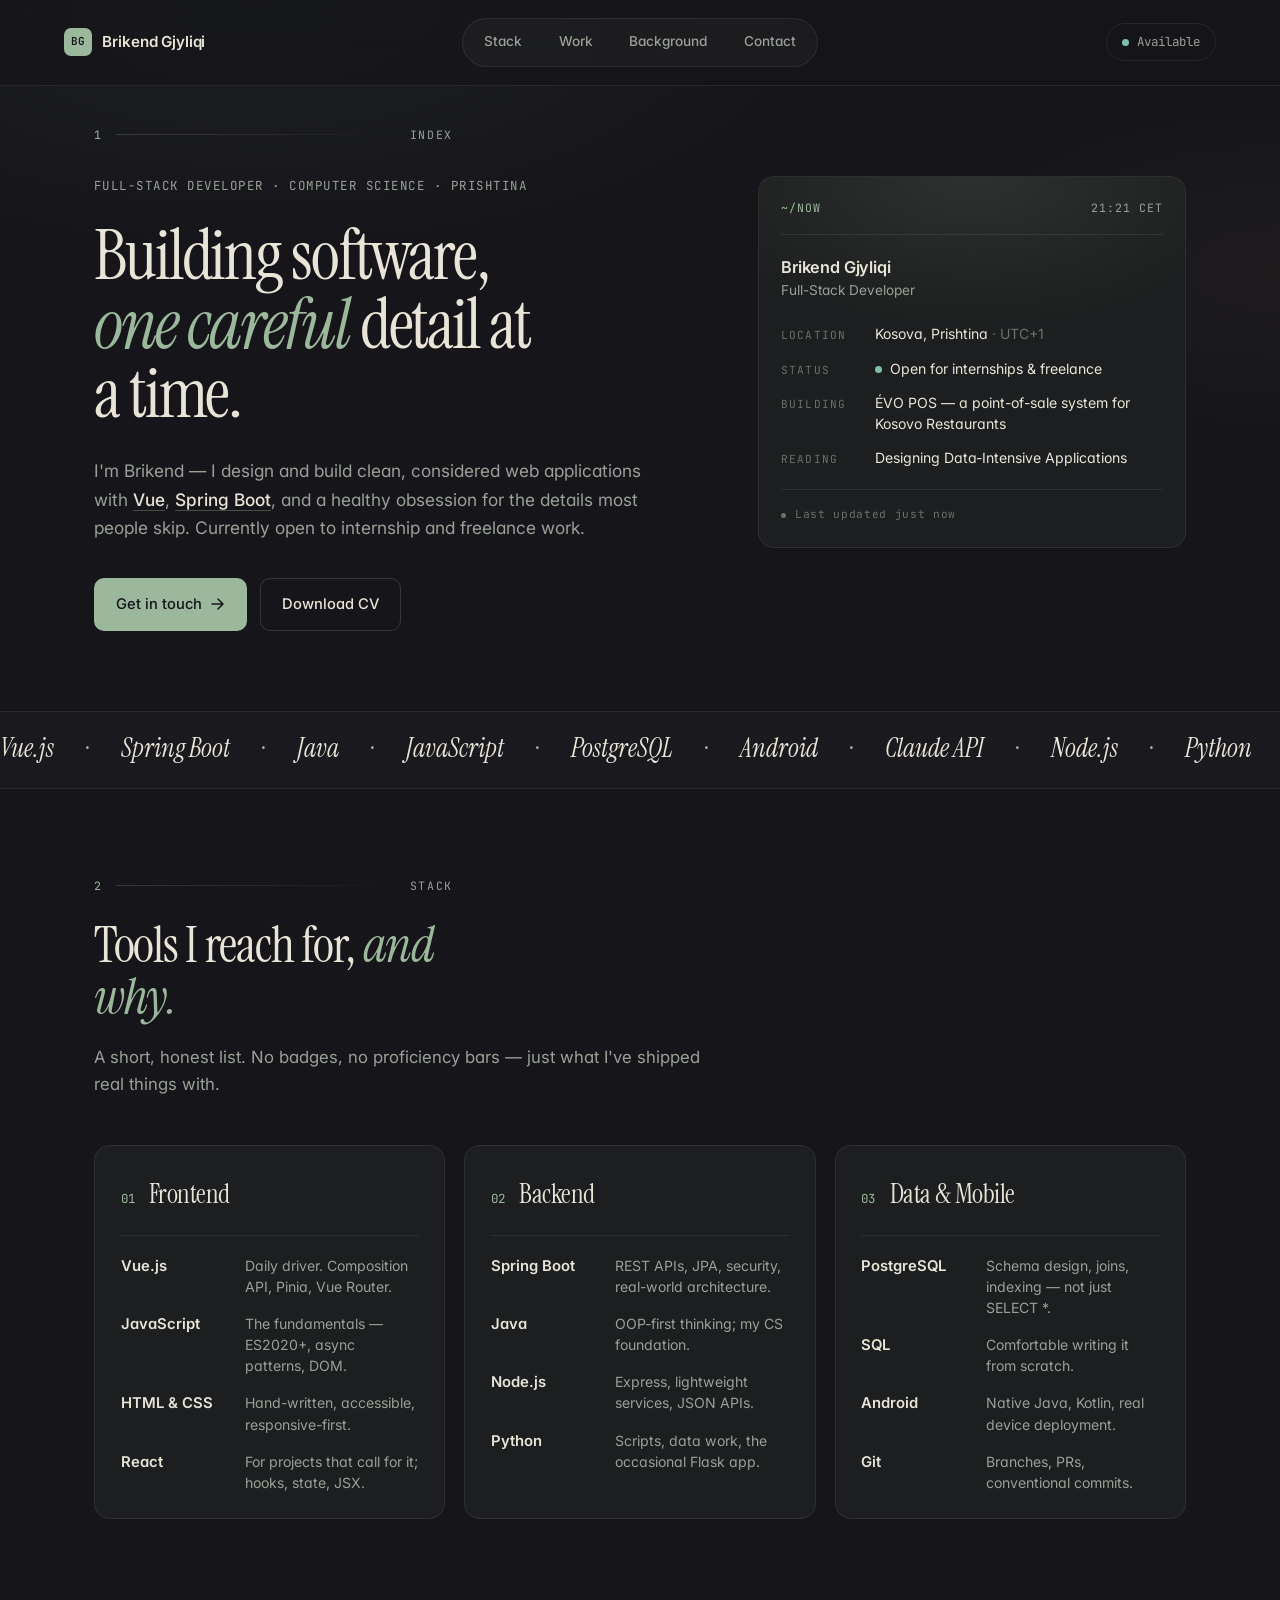
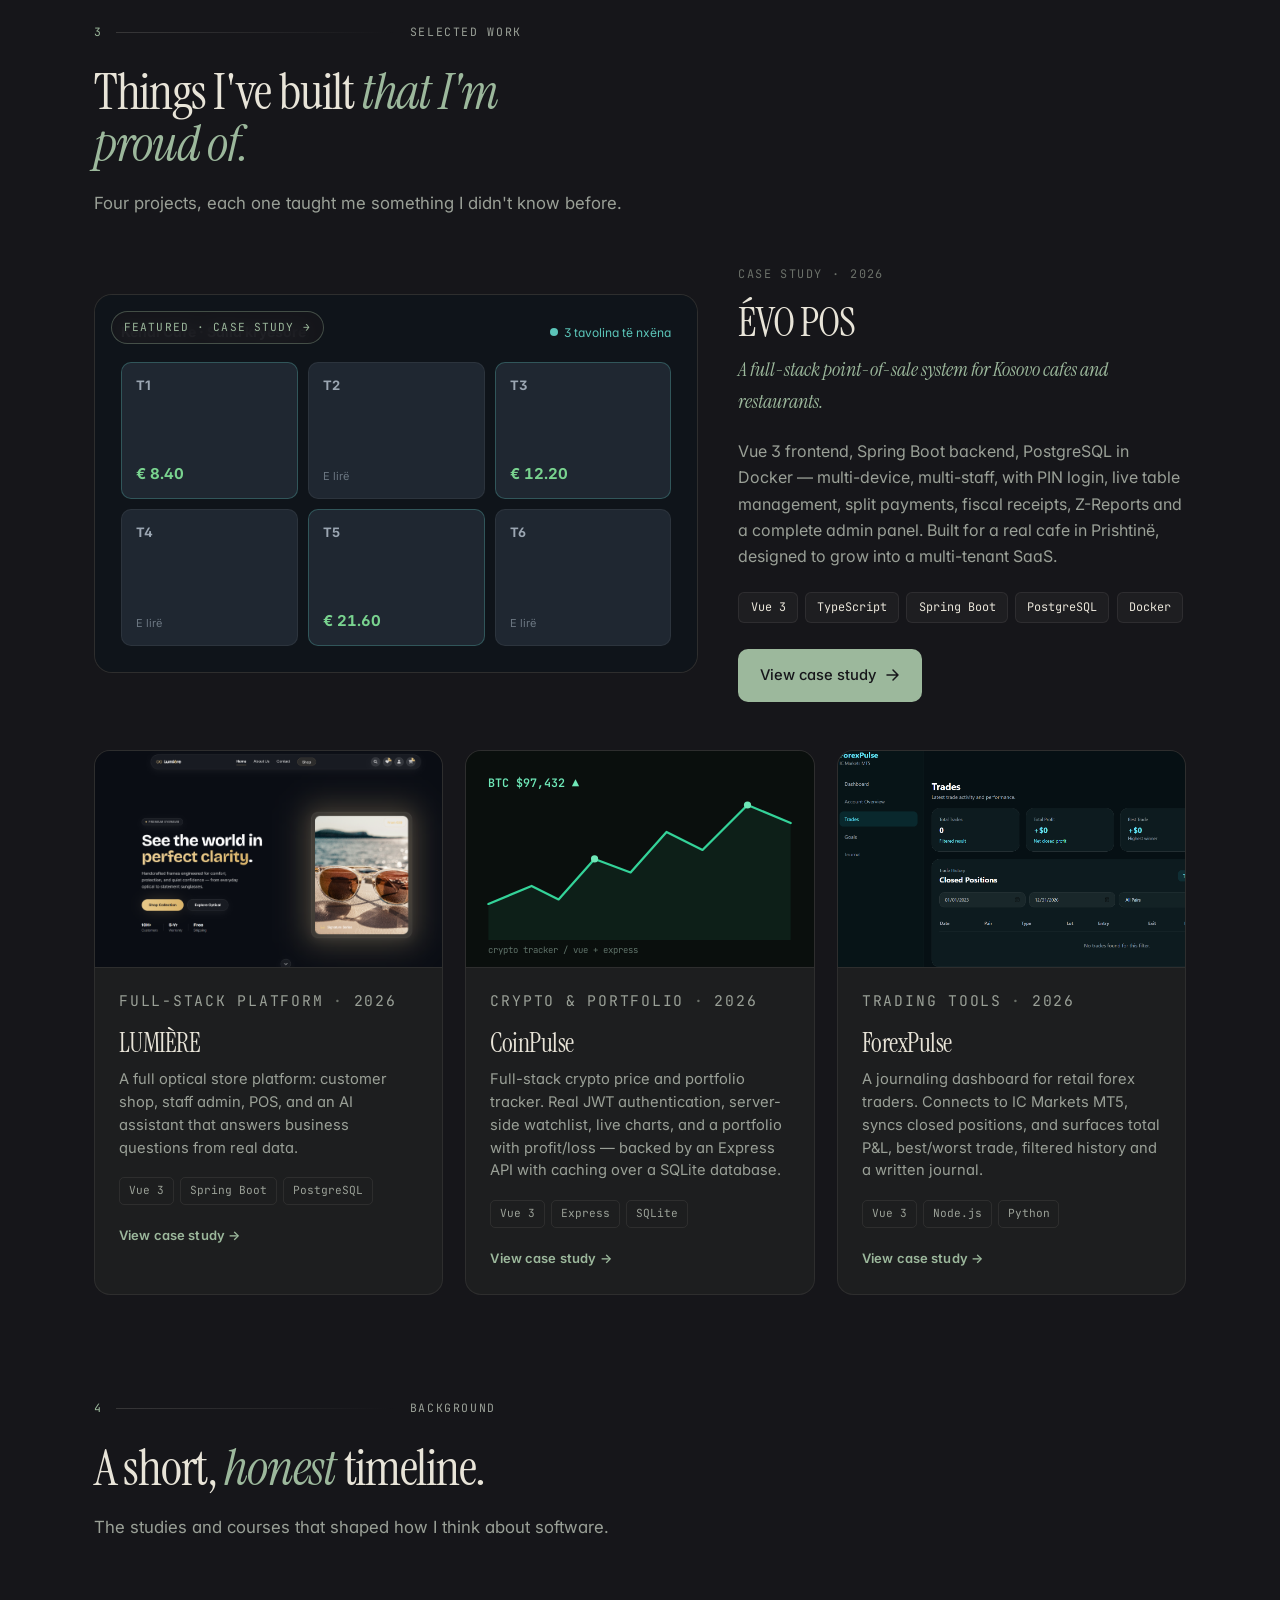
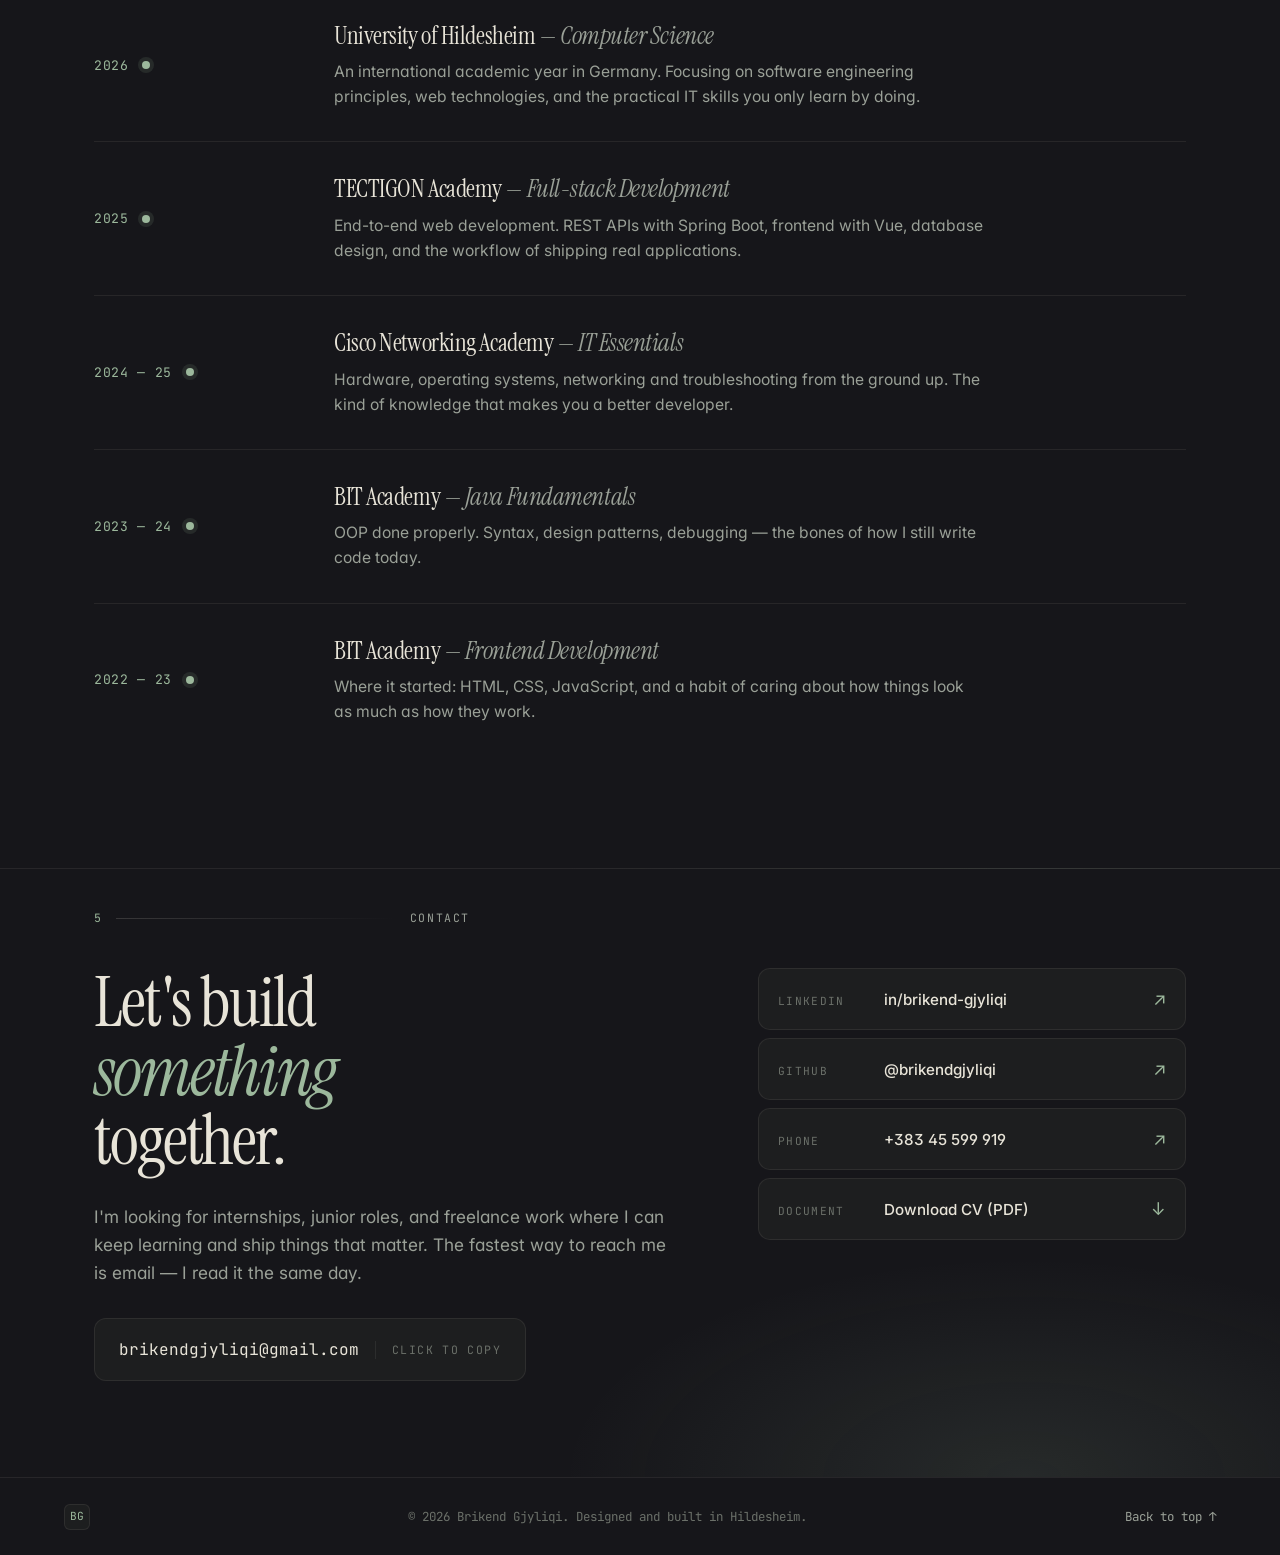
<file: index.html>
<!DOCTYPE html>
<html lang="en">
<head>
  <meta charset="UTF-8" />
  <meta name="viewport" content="width=device-width, initial-scale=1.0" />
  <meta name="description" content="Brikend Gjyliqi — Full-stack developer building thoughtful, modern web applications. Vue, Spring Boot, Java, SQL." />
  <title>Brikend Gjyliqi — Full-stack Developer</title>

  <!-- Open Graph / Facebook / LinkedIn -->
  <meta property="og:type" content="website" />
  <meta property="og:url" content="https://portfolio-1-theta-peach.vercel.app" />
  <meta property="og:title" content="Brikend Gjyliqi — Full-stack Developer" />
  <meta property="og:description" content="Building software, one careful detail at a time. Full-stack developer specializing in Vue, Spring Boot, Java, and PostgreSQL." />
  <meta property="og:image" content="https://portfolio-1-theta-peach.vercel.app/img/pos/OrderView.png" />
  <meta property="og:image:width" content="1920" />
  <meta property="og:image:height" content="1020" />

  <!-- Twitter / X -->
  <meta name="twitter:card" content="summary_large_image" />
  <meta name="twitter:url" content="https://portfolio-1-theta-peach.vercel.app" />
  <meta name="twitter:title" content="Brikend Gjyliqi — Full-stack Developer" />
  <meta name="twitter:description" content="Building software, one careful detail at a time. Full-stack developer specializing in Vue, Spring Boot, Java, and PostgreSQL." />
  <meta name="twitter:image" content="https://portfolio-1-theta-peach.vercel.app/img/pos/OrderView.png" />

  <link rel="preconnect" href="https://fonts.googleapis.com" />
  <link rel="preconnect" href="https://fonts.gstatic.com" crossorigin />
  <link href="https://fonts.googleapis.com/css2?family=Instrument+Serif:ital@0;1&family=Inter:wght@400;500;600;700&family=JetBrains+Mono:wght@400;500&display=swap" rel="stylesheet" />
  <link rel="stylesheet" href="style.css" />
</head>

<body>

  <header class="topbar">
    <a href="#top" class="brand">
      <span class="brand-mark" aria-hidden="true">BG</span>
      <span class="brand-name">Brikend Gjyliqi</span>
    </a>
    <nav class="top-nav" aria-label="Primary">
      <a href="#stack">Stack</a>
      <a href="#work">Work</a>
      <a href="#background">Background</a>
      <a href="#contact">Contact</a>
    </nav>
    <a href="#contact" class="top-cta">
      <span class="status-dot" aria-hidden="true"></span>
      Available
    </a>
  </header>

  <main id="top">

    <!-- ─────────── HERO ─────────── -->
    <section class="hero">
      <div class="section-label">
        <span class="label-num">1</span>
        <span class="label-line" aria-hidden="true"></span>
        <span class="label-name">Index</span>
      </div>

      <div class="hero-grid">
        <div class="hero-copy">
          <p class="eyebrow">Full-Stack Developer · Computer Science · Prishtina</p>
          <h1 class="display">
            Building software,
            <em>one careful</em>
            detail at a time.
          </h1>
          <p class="lede">
            I'm Brikend — I design and build clean, considered web applications with
            <span class="hl">Vue</span>, <span class="hl">Spring Boot</span>, and a
            healthy obsession for the details most people skip. Currently open to
            internship and freelance work.
          </p>
          <div class="hero-actions">
            <a href="#contact" class="btn btn-primary">
              Get in touch
              <svg width="14" height="14" viewBox="0 0 14 14" aria-hidden="true"><path d="M1 7h11M7 2l5 5-5 5" stroke="currentColor" stroke-width="1.5" fill="none" stroke-linecap="round" stroke-linejoin="round"/></svg>
            </a>
            <a href="CV-BrikendGjyliqi.pdf" class="btn btn-ghost" download>Download CV</a>
          </div>
        </div>

        <aside class="status-card" aria-label="Currently">
          <div class="status-card-head">
            <span class="status-card-eyebrow">~/now</span>
            <span class="status-time" id="liveTime">—</span>
          </div>
          <div class="status-id">
            <div>
              <div class="status-name">Brikend Gjyliqi</div>
              <div class="status-role">Full-Stack Developer</div>
            </div>
          </div>
          <dl class="status-rows">
            <div><dt>Location</dt><dd>Kosova, Prishtina <span class="muted">· UTC+1</span></dd></div>
            <div><dt>Status</dt><dd><span class="ping" aria-hidden="true"></span>Open for internships &amp; freelance</dd></div>
            <div><dt>Building</dt><dd>ÉVO POS — a point-of-sale system for Kosovo Restaurants</dd></div>
            <div><dt>Reading</dt><dd>Designing Data-Intensive Applications</dd></div>
          </dl>
          <div class="status-foot">
            <span class="dot" aria-hidden="true"></span>
            <span>Last updated just now</span>
          </div>
        </aside>
      </div>

      <div class="marquee" aria-hidden="true">
        <div class="marquee-track">
          <span>Vue.js</span><span>·</span>
          <span>Spring Boot</span><span>·</span>
          <span>Java</span><span>·</span>
          <span>JavaScript</span><span>·</span>
          <span>PostgreSQL</span><span>·</span>
          <span>Android</span><span>·</span>
          <span>Claude API</span><span>·</span>
          <span>Node.js</span><span>·</span>
          <span>Python</span><span>·</span>
          <span>REST APIs</span><span>·</span>
          <span>Pinia</span><span>·</span>
          <span>TypeScript</span><span>·</span>
          <span>PWA</span><span>·</span>
          <span>IndexedDB</span><span>·</span>
          <span>Vue.js</span><span>·</span>
          <span>Spring Boot</span><span>·</span>
          <span>Java</span><span>·</span>
          <span>JavaScript</span><span>·</span>
          <span>PostgreSQL</span><span>·</span>
          <span>Node.js</span><span>·</span>
          <span>Python</span><span>·</span>
        </div>
      </div>
    </section>

    <!-- ─────────── STACK ─────────── -->
    <section class="stack" id="stack">
      <div class="section-label">
        <span class="label-num">2</span>
        <span class="label-line" aria-hidden="true"></span>
        <span class="label-name">Stack</span>
      </div>
      <header class="section-head">
        <h2 class="section-title">Tools I reach for, <em>and why.</em></h2>
        <p class="section-sub">A short, honest list. No badges, no proficiency bars — just what I've shipped real things with.</p>
      </header>
      <div class="stack-grid">
        <article class="stack-card">
          <header class="stack-card-head"><span class="stack-num">01</span><h3>Frontend</h3></header>
          <ul class="stack-list">
            <li><span>Vue.js</span><em>Daily driver. Composition API, Pinia, Vue Router.</em></li>
            <li><span>JavaScript</span><em>The fundamentals — ES2020+, async patterns, DOM.</em></li>
            <li><span>HTML &amp; CSS</span><em>Hand-written, accessible, responsive-first.</em></li>
            <li><span>React</span><em>For projects that call for it; hooks, state, JSX.</em></li>
          </ul>
        </article>
        <article class="stack-card">
          <header class="stack-card-head"><span class="stack-num">02</span><h3>Backend</h3></header>
          <ul class="stack-list">
            <li><span>Spring Boot</span><em>REST APIs, JPA, security, real-world architecture.</em></li>
            <li><span>Java</span><em>OOP-first thinking; my CS foundation.</em></li>
            <li><span>Node.js</span><em>Express, lightweight services, JSON APIs.</em></li>
            <li><span>Python</span><em>Scripts, data work, the occasional Flask app.</em></li>
          </ul>
        </article>
        <article class="stack-card">
          <header class="stack-card-head"><span class="stack-num">03</span><h3>Data &amp; Mobile</h3></header>
          <ul class="stack-list">
            <li><span>PostgreSQL</span><em>Schema design, joins, indexing — not just SELECT *.</em></li>
            <li><span>SQL</span><em>Comfortable writing it from scratch.</em></li>
            <li><span>Android</span><em>Native Java, Kotlin, real device deployment.</em></li>
            <li><span>Git</span><em>Branches, PRs, conventional commits.</em></li>
          </ul>
        </article>
      </div>
    </section>

    <!-- ─────────── WORK ─────────── -->
    <section class="work" id="work">
      <div class="section-label">
        <span class="label-num">3</span>
        <span class="label-line" aria-hidden="true"></span>
        <span class="label-name">Selected work</span>
      </div>
      <header class="section-head">
        <h2 class="section-title">Things I've built <em>that I'm proud of.</em></h2>
        <p class="section-sub">Four projects, each one taught me something I didn't know before.</p>
      </header>

      <!-- FEATURED 01: ÉVO POS -->
      <article class="featured-project">
        <a href="evo-pos.html" class="featured-media">
          <div class="kp-hero">
            <div class="kp-hero-bar">
              <span class="kp-hero-venue">Kendi Cafe · Salla kryesore</span>
              <span class="kp-hero-stat"><i class="kp-pulse"></i> 3 tavolina të nxëna</span>
            </div>
            <div class="kp-hero-grid">
              <div class="kp-hero-cell kp-hero-cell--on"><span>T1</span><span class="kp-hero-val">€ 8.40</span></div>
              <div class="kp-hero-cell"><span>T2</span><span class="kp-hero-free">E lirë</span></div>
              <div class="kp-hero-cell kp-hero-cell--on"><span>T3</span><span class="kp-hero-val">€ 12.20</span></div>
              <div class="kp-hero-cell"><span>T4</span><span class="kp-hero-free">E lirë</span></div>
              <div class="kp-hero-cell kp-hero-cell--on"><span>T5</span><span class="kp-hero-val">€ 21.60</span></div>
              <div class="kp-hero-cell"><span>T6</span><span class="kp-hero-free">E lirë</span></div>
            </div>
          </div>
          <span class="featured-badge">Featured · Case study →</span>
        </a>
        <div class="featured-body">
          <p class="project-meta">
            <span>Case study</span><span class="sep" aria-hidden="true">·</span><span>2026</span>
          </p>
          <h3 class="project-title">ÉVO POS</h3>
          <p class="project-tag">A full-stack point-of-sale system for Kosovo cafes and restaurants.</p>
          <p class="project-desc">
            Vue 3 frontend, Spring Boot backend, PostgreSQL in Docker —
            multi-device, multi-staff, with PIN login, live table management,
            split payments, fiscal receipts, Z-Reports and a complete admin
            panel. Built for a real cafe in Prishtinë, designed to grow into
            a multi-tenant SaaS.
          </p>
          <ul class="project-stack">
            <li>Vue 3</li><li>TypeScript</li><li>Spring Boot</li><li>PostgreSQL</li><li>Docker</li>
          </ul>
          <div class="project-actions">
            <a href="evo-pos.html" class="btn btn-primary">
              View case study
              <svg width="14" height="14" viewBox="0 0 14 14" aria-hidden="true"><path d="M1 7h11M7 2l5 5-5 5" stroke="currentColor" stroke-width="1.5" fill="none" stroke-linecap="round" stroke-linejoin="round"/></svg>
            </a>
          </div>
        </div>
      </article>


      <!-- Small cards -->
      <div class="project-grid">
        <article class="project-card">
          <a href="lumiere.html" class="project-card-media project-card-media--link" aria-hidden="true">
            <img src="img/lumiere/Home.png" alt="LUMIÈRE homepage" />
          </a>
          <div class="project-card-body">
            <p class="project-meta"><span>Full-stack platform</span><span class="sep" aria-hidden="true">·</span><span>2026</span></p>
            <h3>LUMIÈRE</h3>
            <p>A full optical store platform: customer shop, staff admin, POS, and an AI assistant that answers business questions from real data.</p>
            <ul class="project-stack-mini"><li>Vue 3</li><li>Spring Boot</li><li>PostgreSQL</li></ul>
            <div style="display:flex;gap:10px;margin-top:10px;flex-wrap:wrap;">
              <a href="lumiere.html" class="project-card-link">View case study →</a>
            </div>
          </div>
        </article>

                <article class="project-card">
          <a href="coinpulse.html" class="project-card-media project-card-media--link" aria-hidden="true">
            <svg viewBox="0 0 400 240" xmlns="http://www.w3.org/2000/svg" preserveAspectRatio="xMidYMid slice">
              <rect width="400" height="240" fill="#0a0f0d"/>
              <!-- candlestick-ish chart line -->
              <polyline points="32,170 80,150 110,165 150,120 190,135 230,90 270,110 320,60 368,80"
                        fill="none" stroke="#34d399" stroke-width="2.5" stroke-linecap="round" stroke-linejoin="round"/>
              <polygon points="32,170 80,150 110,165 150,120 190,135 230,90 270,110 320,60 368,80 368,210 32,210"
                       fill="#34d399" opacity="0.08"/>
              <!-- coin dots -->
              <circle cx="150" cy="120" r="4" fill="#6ee7b7"/>
              <circle cx="320" cy="60" r="4" fill="#6ee7b7"/>
              <text x="32" y="40" fill="#6ee7b7" font-family="JetBrains Mono, monospace" font-size="13" font-weight="600">BTC $97,432 ▲</text>
              <text x="32" y="225" fill="#5f7269" font-family="JetBrains Mono, monospace" font-size="10">crypto tracker / vue + express</text>
            </svg>
          </a>
          <div class="project-card-body">
            <p class="project-meta"><span>Crypto &amp; Portfolio</span><span class="sep" aria-hidden="true">·</span><span>2026</span></p>
            <h3>CoinPulse</h3>
            <p>Full-stack crypto price and portfolio tracker. Real JWT authentication, server-side watchlist, live charts, and a portfolio with profit/loss — backed by an Express API with caching over a SQLite database.</p>
            <ul class="project-stack-mini"><li>Vue 3</li><li>Express</li><li>SQLite</li></ul>
            <div style="display:flex;gap:10px;margin-top:10px;flex-wrap:wrap;">
              <a href="coinpulse.html" class="project-card-link">View case study →</a>
            </div>
          </div>
        </article>

        <article class="project-card">
          <a href="forex-pulse.html" class="project-card-media project-card-media--link" aria-hidden="true">
            <img src="img/dashboard.png" alt="ForexPulse trading dashboard interface" />
          </a>
          <div class="project-card-body">
            <p class="project-meta"><span>Trading tools</span><span class="sep" aria-hidden="true">·</span><span>2026</span></p>
            <h3>ForexPulse</h3>
            <p>A journaling dashboard for retail forex traders. Connects to IC Markets MT5, syncs closed positions, and surfaces total P&amp;L, best/worst trade, filtered history and a written journal.</p>
            <ul class="project-stack-mini"><li>Vue 3</li><li>Node.js</li><li>Python</li></ul>
            <div style="display:flex;gap:10px;margin-top:10px;flex-wrap:wrap;">
              <a href="forex-pulse.html" class="project-card-link">View case study →</a>
            </div>
          </div>
        </article>
      </div>
    </section>

    <!-- ─────────── BACKGROUND ─────────── -->
    <section class="background" id="background">
      <div class="section-label">
        <span class="label-num">4</span>
        <span class="label-line" aria-hidden="true"></span>
        <span class="label-name">Background</span>
      </div>
      <header class="section-head">
        <h2 class="section-title">A short, <em>honest</em> timeline.</h2>
        <p class="section-sub">The studies and courses that shaped how I think about software.</p>
      </header>
      <ol class="timeline">
        <li class="t-item">
          <div class="t-rail"><span class="t-year">2026</span><span class="t-dot" aria-hidden="true"></span></div>
          <div class="t-body">
            <h3>University of Hildesheim <span class="muted">— Computer Science</span></h3>
            <p>An international academic year in Germany. Focusing on software engineering principles, web technologies, and the practical IT skills you only learn by doing.</p>
          </div>
        </li>
        <li class="t-item">
          <div class="t-rail"><span class="t-year">2025</span><span class="t-dot" aria-hidden="true"></span></div>
          <div class="t-body">
            <h3>TECTIGON Academy <span class="muted">— Full-stack Development</span></h3>
            <p>End-to-end web development. REST APIs with Spring Boot, frontend with Vue, database design, and the workflow of shipping real applications.</p>
          </div>
        </li>
        <li class="t-item">
          <div class="t-rail"><span class="t-year">2024 — 25</span><span class="t-dot" aria-hidden="true"></span></div>
          <div class="t-body">
            <h3>Cisco Networking Academy <span class="muted">— IT Essentials</span></h3>
            <p>Hardware, operating systems, networking and troubleshooting from the ground up. The kind of knowledge that makes you a better developer.</p>
          </div>
        </li>
        <li class="t-item">
          <div class="t-rail"><span class="t-year">2023 — 24</span><span class="t-dot" aria-hidden="true"></span></div>
          <div class="t-body">
            <h3>BIT Academy <span class="muted">— Java Fundamentals</span></h3>
            <p>OOP done properly. Syntax, design patterns, debugging — the bones of how I still write code today.</p>
          </div>
        </li>
        <li class="t-item">
          <div class="t-rail"><span class="t-year">2022 — 23</span><span class="t-dot" aria-hidden="true"></span></div>
          <div class="t-body">
            <h3>BIT Academy <span class="muted">— Frontend Development</span></h3>
            <p>Where it started: HTML, CSS, JavaScript, and a habit of caring about how things look as much as how they work.</p>
          </div>
        </li>
      </ol>
    </section>

    <!-- ─────────── CONTACT ─────────── -->
    <section class="contact" id="contact">
      <div class="section-label">
        <span class="label-num">5</span>
        <span class="label-line" aria-hidden="true"></span>
        <span class="label-name">Contact</span>
      </div>
      <div class="contact-grid">
        <div class="contact-copy">
          <h2 class="contact-title">Let's build <em>something</em> together.</h2>
          <p class="contact-lede">
            I'm looking for internships, junior roles, and freelance work where I can
            keep learning and ship things that matter. The fastest way to reach me is
            email — I read it the same day.
          </p>
          <a href="mailto:brikendgjyliqi@gmail.com" class="contact-email" id="copyEmail">
            <span>brikendgjyliqi@gmail.com</span>
            <span class="copy-hint" aria-hidden="true">Click to copy</span>
          </a>
        </div>
        <ul class="contact-links">
          <li>
            <a href="https://www.linkedin.com/in/brikend-gjyliqi-021351353/" target="_blank" rel="noopener noreferrer">
              <span class="cl-label">LinkedIn</span><span class="cl-value">in/brikend-gjyliqi</span><span class="cl-arrow" aria-hidden="true">↗</span>
            </a>
          </li>
          <li>
            <a href="https://github.com/BrikendGjyliqi" target="_blank" rel="noopener noreferrer">
              <span class="cl-label">GitHub</span><span class="cl-value">@brikendgjyliqi</span><span class="cl-arrow" aria-hidden="true">↗</span>
            </a>
          </li>
          <li>
            <a href="tel:+38345599919">
              <span class="cl-label">Phone</span><span class="cl-value">+383 45 599 919</span><span class="cl-arrow" aria-hidden="true">↗</span>
            </a>
          </li>
          <li>
            <a href="CV-BrikendGjyliqi.pdf" download>
              <span class="cl-label">Document</span><span class="cl-value">Download CV (PDF)</span><span class="cl-arrow" aria-hidden="true">↓</span>
            </a>
          </li>
        </ul>
      </div>
    </section>

  </main>

  <footer class="foot">
    <div class="foot-row">
      <span class="foot-mark">BG</span>
      <span class="foot-text">© <span id="liveYear">2026</span> Brikend Gjyliqi. Designed and built in Hildesheim.</span>
      <a href="#top" class="foot-up">Back to top ↑</a>
    </div>
  </footer>

  <script src="script.js"></script>
</body>
</html>
</file>
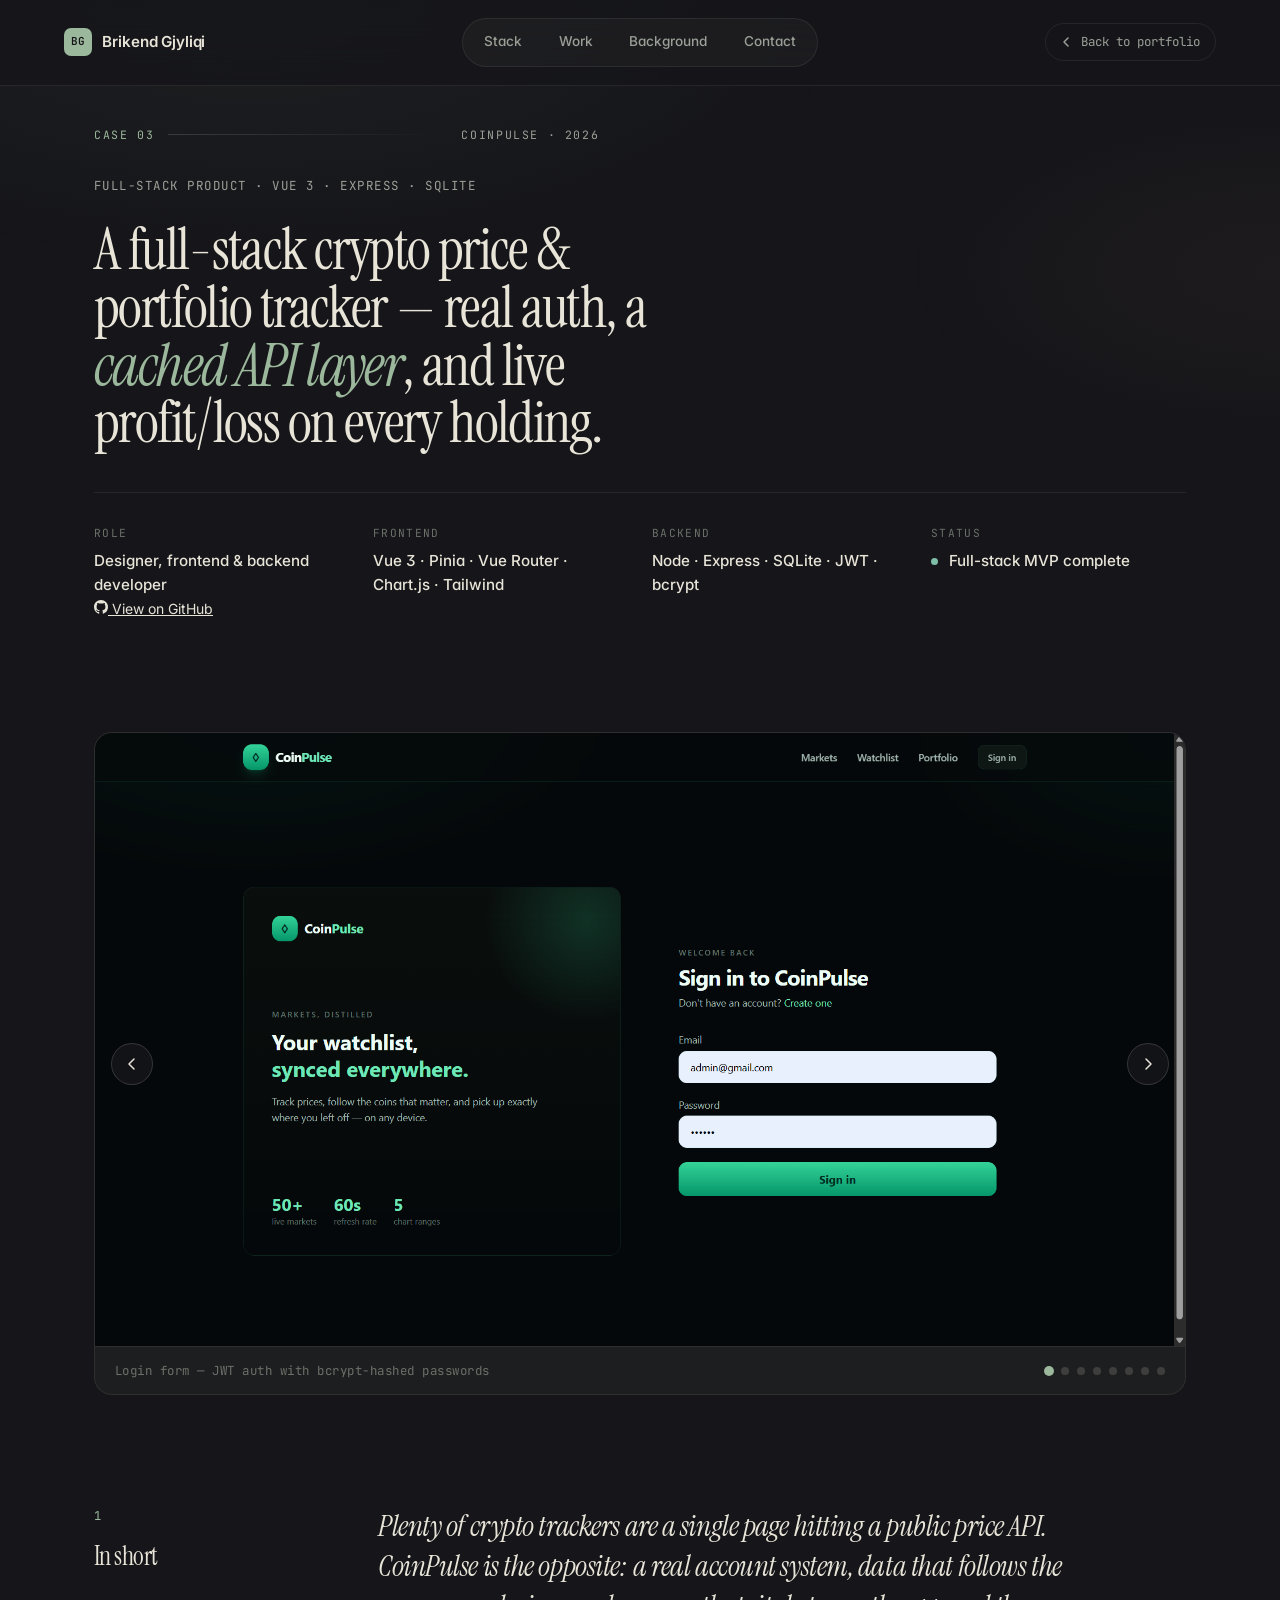
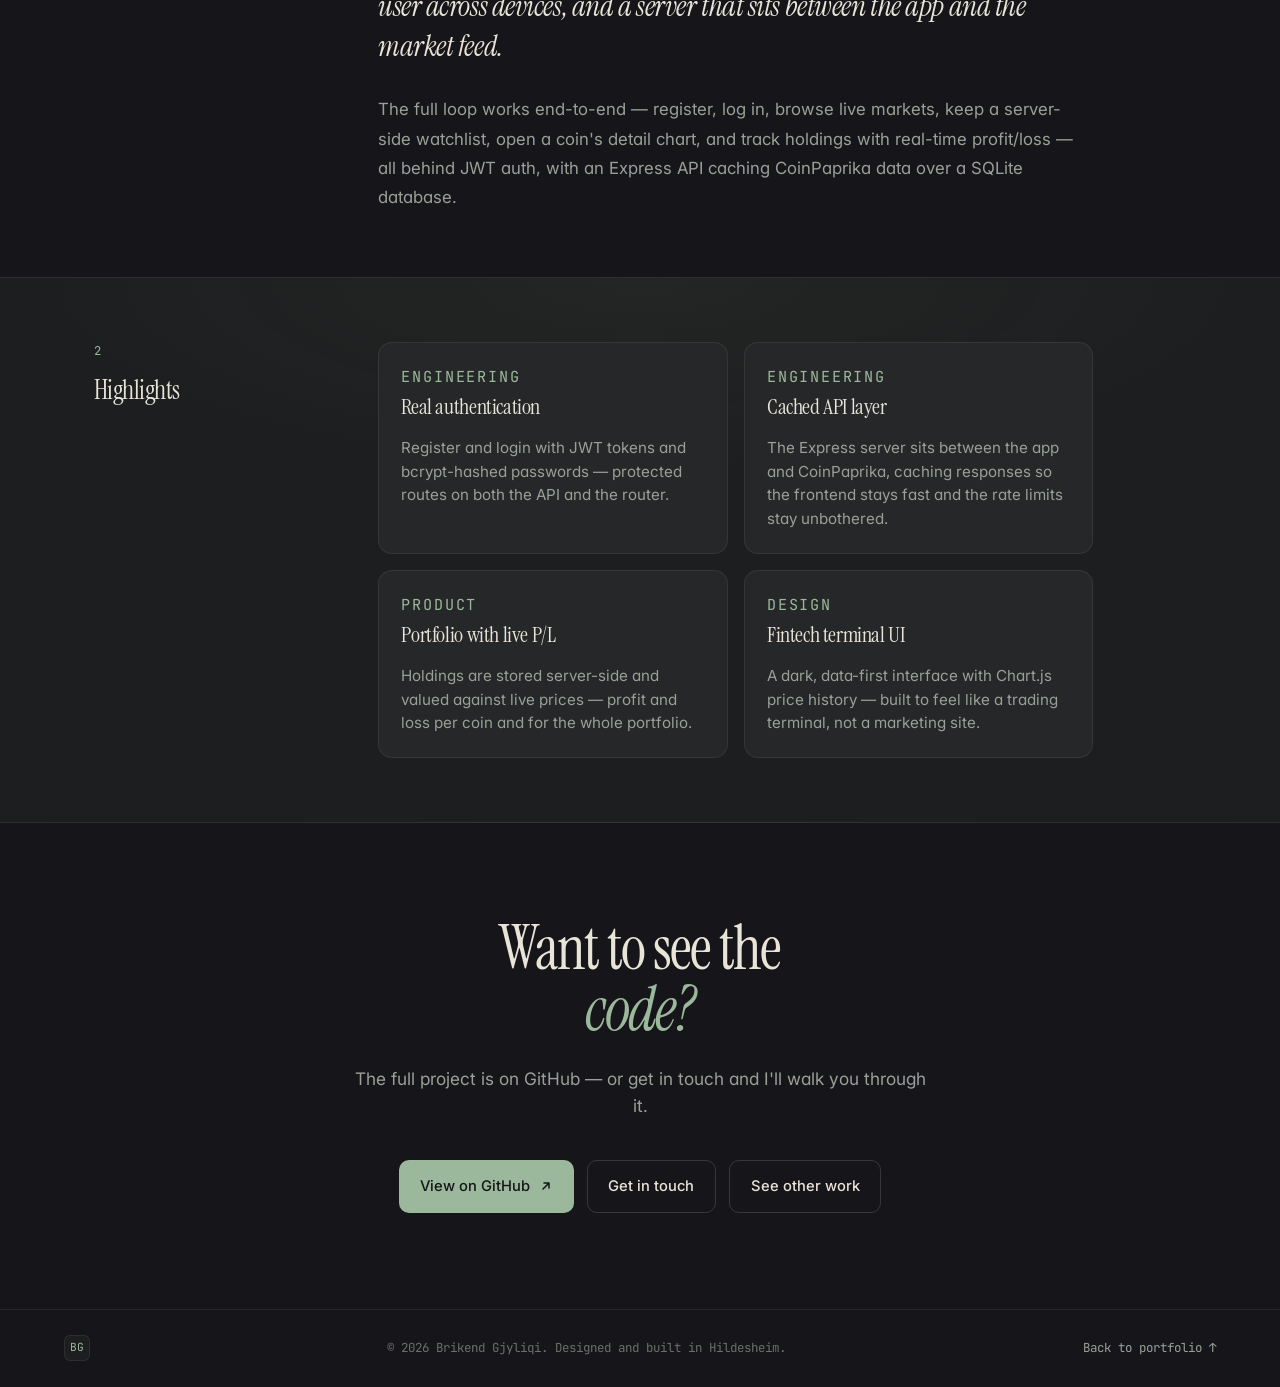
<file: coinpulse.html>
<!DOCTYPE html>
<html lang="en">
<head>
  <meta charset="UTF-8" />
  <meta name="viewport" content="width=device-width, initial-scale=1.0" />
  <meta name="description" content="CoinPulse — a full-stack crypto price and portfolio tracker with real authentication. A case study by Brikend Gjyliqi." />
  <title>CoinPulse — Case study · Brikend Gjyliqi</title>

  <link rel="preconnect" href="https://fonts.googleapis.com" />
  <link rel="preconnect" href="https://fonts.gstatic.com" crossorigin />
  <link href="https://fonts.googleapis.com/css2?family=Instrument+Serif:ital@0;1&family=Inter:wght@400;500;600;700&family=JetBrains+Mono:wght@400;500&display=swap" rel="stylesheet" />
  <link rel="stylesheet" href="style.css" />
  <link rel="stylesheet" href="case-study.css" />
</head>

<body>

  <header class="topbar">
    <a href="index.html" class="brand">
      <span class="brand-mark" aria-hidden="true">BG</span>
      <span class="brand-name">Brikend Gjyliqi</span>
    </a>

    <nav class="top-nav" aria-label="Primary">
      <a href="index.html#stack">Stack</a>
      <a href="index.html#work">Work</a>
      <a href="index.html#background">Background</a>
      <a href="index.html#contact">Contact</a>
    </nav>

    <a href="index.html" class="top-cta">
      <svg width="12" height="12" viewBox="0 0 12 12" aria-hidden="true"><path d="M7 2L3 6l4 4" stroke="currentColor" stroke-width="1.5" fill="none" stroke-linecap="round" stroke-linejoin="round"/></svg>
      Back to portfolio
    </a>
  </header>

  <main>

    <!-- ───────── CASE HERO ───────── -->
    <section class="case-hero">
      <div class="section-label">
        <span class="label-num">CASE 03</span>
        <span class="label-line" aria-hidden="true"></span>
        <span class="label-name">CoinPulse · 2026</span>
      </div>

      <div class="case-hero-inner">
        <p class="eyebrow">Full-stack product · Vue 3 · Express · SQLite</p>
        <h1 class="case-title">
          A full-stack crypto price &amp; portfolio tracker — real auth, a
          <em>cached API layer</em>,
          and live profit/loss on every holding.
        </h1>

        <dl class="case-meta">
          <div>
            <dt>Role</dt>
            <dd>Designer, frontend &amp; backend developer</dd>
          </div>
          <div>
            <dt>Frontend</dt>
            <dd>Vue 3 · Pinia · Vue Router · Chart.js · Tailwind</dd>
          </div>
          <div>
            <dt>Backend</dt>
            <dd>Node · Express · SQLite · JWT · bcrypt</dd>
          </div>
          <div>
            <dt>Status</dt>
            <dd><span class="ping" aria-hidden="true"></span> Full-stack MVP complete</dd>
          </div>
        </dl>

        <div class="case-links">
          <a href="https://github.com/BrikendGjyliqi/-crypto-tracker" class="case-link" target="_blank" rel="noopener">
            <svg width="14" height="14" viewBox="0 0 16 16" aria-hidden="true" fill="currentColor"><path d="M8 0C3.58 0 0 3.58 0 8c0 3.54 2.29 6.53 5.47 7.59.4.07.55-.17.55-.38 0-.19-.01-.82-.01-1.49-2.01.37-2.53-.49-2.69-.94-.09-.23-.48-.94-.82-1.13-.28-.15-.68-.52-.01-.53.63-.01 1.08.58 1.23.82.72 1.21 1.87.87 2.33.66.07-.52.28-.87.51-1.07-1.78-.2-3.64-.89-3.64-3.95 0-.87.31-1.59.82-2.15-.08-.2-.36-1.02.08-2.12 0 0 .67-.21 2.2.82.64-.18 1.32-.27 2-.27.68 0 1.36.09 2 .27 1.53-1.04 2.2-.82 2.2-.82.44 1.1.16 1.92.08 2.12.51.56.82 1.27.82 2.15 0 3.07-1.87 3.75-3.65 3.95.29.25.54.73.54 1.48 0 1.07-.01 1.93-.01 2.2 0 .21.15.46.55.38A8.013 8.013 0 0016 8c0-4.42-3.58-8-8-8z"/></svg>
            View on GitHub
          </a>
        </div>
      </div>
    </section>

    <!-- ───────── SCREENSHOTS ─────────
         Me shtu nji screenshot: zavendsoje <div class="slide-ph">...</div>
         me <img src="img/coinpulse/emri.png" alt="pershkrimi" /> brenda <figure>.
         data-caption = teksti qe del posht fotos.
    ───────────────────────────────────── -->
    <section class="case-gallery" aria-label="Screenshots">
      <div class="case-slider">
        <div class="slider-viewport">
          <div class="slider-track">
            <figure data-caption="Login form — JWT auth with bcrypt-hashed passwords">
              <img src="img/coinpulse/Login Form.png" alt="Login Form" />
            </figure>
            <figure data-caption="Sign in form — JWT auth with bcrypt-hashed passwords">
              <img src="img/coinpulse/Sign in Form.png" alt="Sign in Form" />
            </figure>
            <figure data-caption="Market view — live prices, search, and coin detail charts">
             <img src="img/coinpulse/MarketView.png" alt="Market View" />
            </figure>
            <figure data-caption="Market view — live prices, search, and coin detail charts">
              <img src="img/coinpulse/MarketView1.png" alt="Server-side watchlist" />
            </figure>
            <figure data-caption="Watchlist view — server-side watchlist with live prices and profit/loss">
              <img src="img/coinpulse/Watchlist.png" alt="Watchlist View" />
            </figure>
            <figure data-caption="Portfolio view — live profit/loss for the entire portfolio">
              <img src="img/coinpulse/Portfolio.png" alt="Portfolio View" />
            </figure>
            <figure data-caption="Add to Portfolio — seamless integration with the portfolio view">
              <img src="img/coinpulse/Add to Portfolio.png" alt="Add to Portfolio" />
            </figure>
            <figure data-caption="Coin view — detailed price history and analytics">
              <img src="img/coinpulse/CoinView.png" alt="Coin View" />
            </figure>
          </div>
        </div>
        <button class="slider-btn slider-btn--prev" aria-label="Previous slide">
          <svg width="14" height="14" viewBox="0 0 14 14" aria-hidden="true"><path d="M9 2L4 7l5 5" stroke="currentColor" stroke-width="1.5" fill="none" stroke-linecap="round" stroke-linejoin="round"/></svg>
        </button>
        <button class="slider-btn slider-btn--next" aria-label="Next slide">
          <svg width="14" height="14" viewBox="0 0 14 14" aria-hidden="true"><path d="M5 2l5 5-5 5" stroke="currentColor" stroke-width="1.5" fill="none" stroke-linecap="round" stroke-linejoin="round"/></svg>
        </button>
        <div class="slider-foot">
          <p class="slider-caption"></p>
          <div class="slider-dots"></div>
        </div>
      </div>
    </section>

    <!-- ───────── IN SHORT ───────── -->
    <section class="case-section">
      <div class="case-grid">
        <div class="case-grid-side">
          <span class="case-side-num">1</span>
          <h2 class="case-side-title">In short</h2>
        </div>
        <div class="case-grid-main">
          <p class="case-lead">
            Plenty of crypto trackers are a single page hitting a public price
            API. CoinPulse is the opposite: a real account system, data that
            follows the user across devices, and a server that sits between the
            app and the market feed.
          </p>
          <p>
            The full loop works end-to-end — register, log in, browse live
            markets, keep a server-side watchlist, open a coin's detail chart,
            and track holdings with real-time profit/loss — all behind JWT
            auth, with an Express API caching CoinPaprika data over a SQLite
            database.
          </p>
        </div>
      </div>
    </section>

    <!-- ───────── HIGHLIGHTS ───────── -->
    <section class="case-section case-tone">
      <div class="case-grid">
        <div class="case-grid-side">
          <span class="case-side-num">2</span>
          <h2 class="case-side-title">Highlights</h2>
        </div>
        <div class="case-grid-main">
          <div class="build-grid">
            <div class="build-card">
              <p class="build-eyebrow">Engineering</p>
              <h4>Real authentication</h4>
              <p>Register and login with JWT tokens and bcrypt-hashed passwords — protected routes on both the API and the router.</p>
            </div>
            <div class="build-card">
              <p class="build-eyebrow">Engineering</p>
              <h4>Cached API layer</h4>
              <p>The Express server sits between the app and CoinPaprika, caching responses so the frontend stays fast and the rate limits stay unbothered.</p>
            </div>
            <div class="build-card">
              <p class="build-eyebrow">Product</p>
              <h4>Portfolio with live P/L</h4>
              <p>Holdings are stored server-side and valued against live prices — profit and loss per coin and for the whole portfolio.</p>
            </div>
            <div class="build-card">
              <p class="build-eyebrow">Design</p>
              <h4>Fintech terminal UI</h4>
              <p>A dark, data-first interface with Chart.js price history — built to feel like a trading terminal, not a marketing site.</p>
            </div>
          </div>
        </div>
      </div>
    </section>

    <!-- ───────── CTA ───────── -->
    <section class="case-cta">
      <h2 class="cta-title">
        Want to see the
        <em>code?</em>
      </h2>
      <p class="cta-lede">
        The full project is on GitHub — or get in touch and I'll walk you through it.
      </p>
      <div class="cta-actions">
        <a href="https://github.com/BrikendGjyliqi/-crypto-tracker" class="btn btn-primary" target="_blank" rel="noopener">
          View on GitHub
          <svg width="12" height="12" viewBox="0 0 12 12" aria-hidden="true"><path d="M3 9L9 3M9 3H4M9 3v5" stroke="currentColor" stroke-width="1.5" fill="none" stroke-linecap="round" stroke-linejoin="round"/></svg>
        </a>
        <a href="index.html#contact" class="btn btn-ghost">Get in touch</a>
        <a href="index.html#work" class="btn btn-ghost">See other work</a>
      </div>
    </section>

  </main>

  <footer class="foot">
    <div class="foot-row">
      <span class="foot-mark">BG</span>
      <span class="foot-text">© <span id="liveYear">2026</span> Brikend Gjyliqi. Designed and built in Hildesheim.</span>
      <a href="index.html" class="foot-up">Back to portfolio ↑</a>
    </div>
  </footer>

  <script src="script.js"></script>
</body>
</html>
</file>
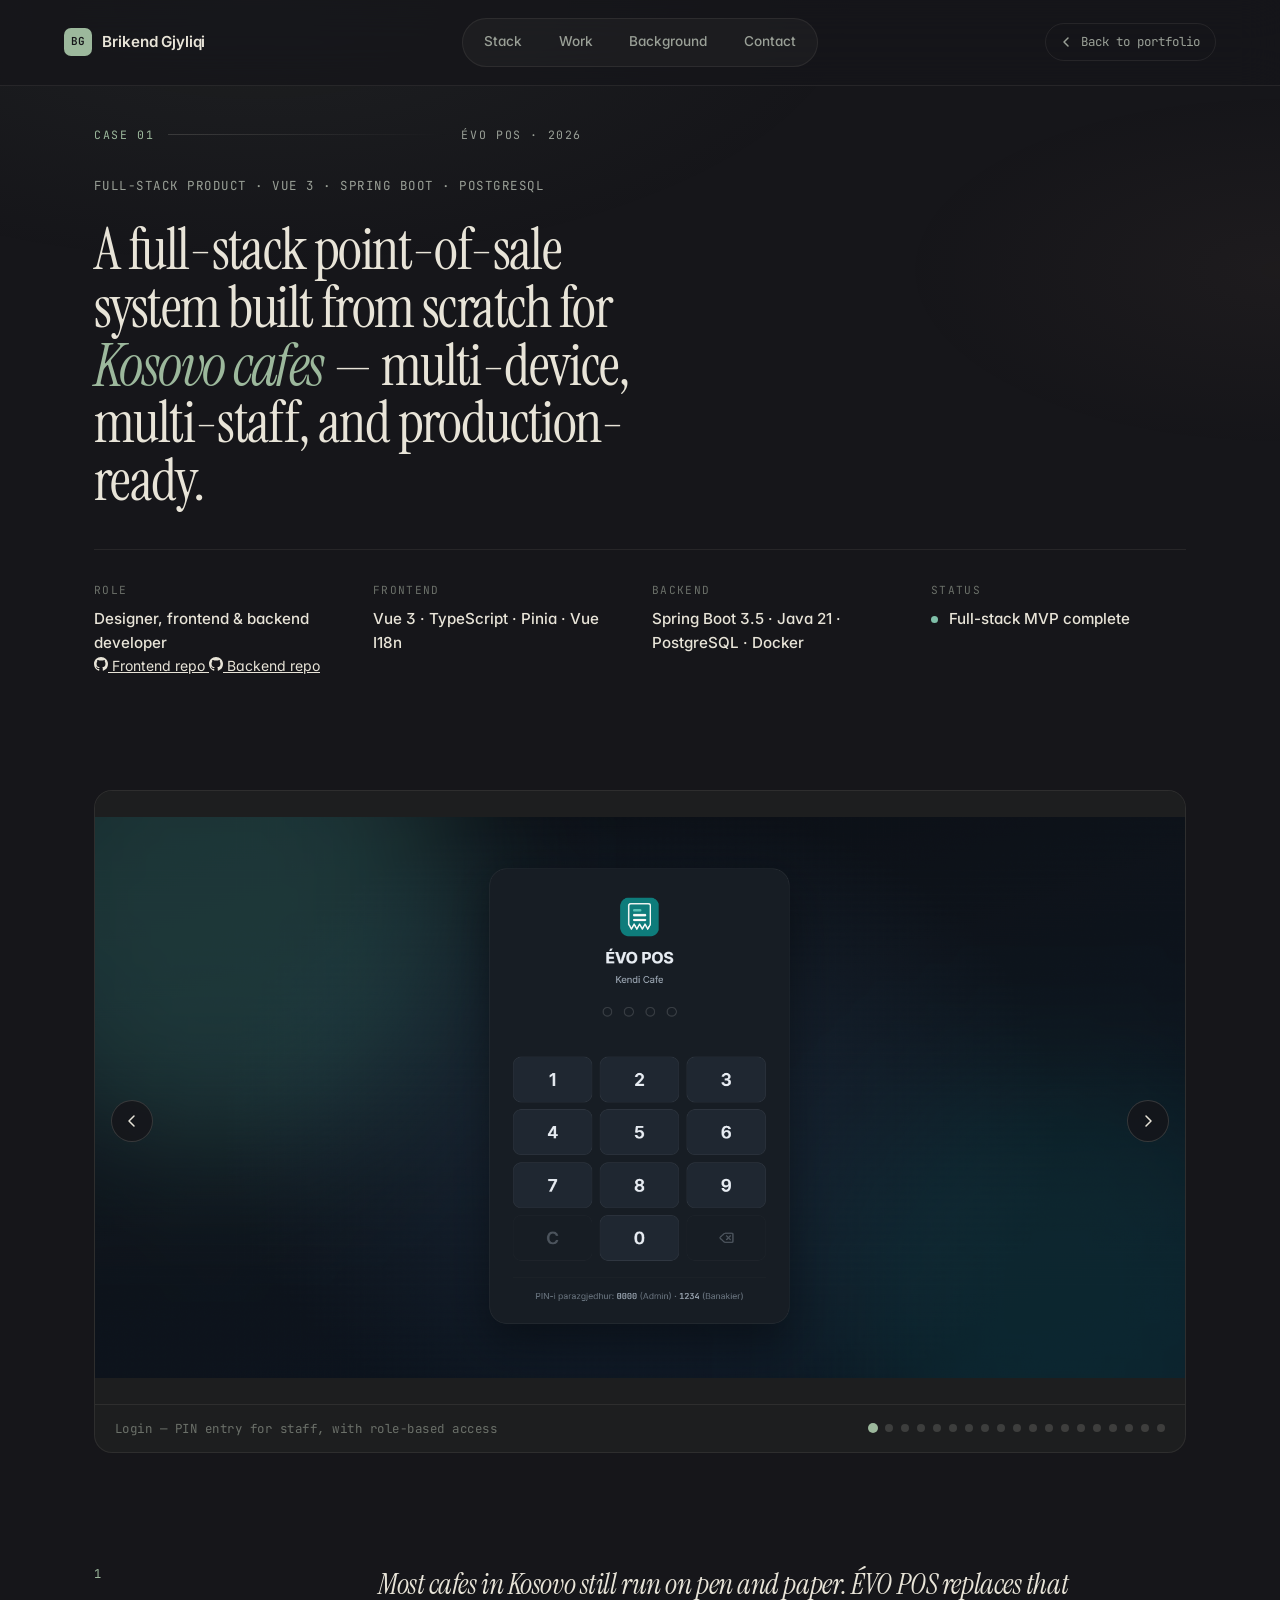
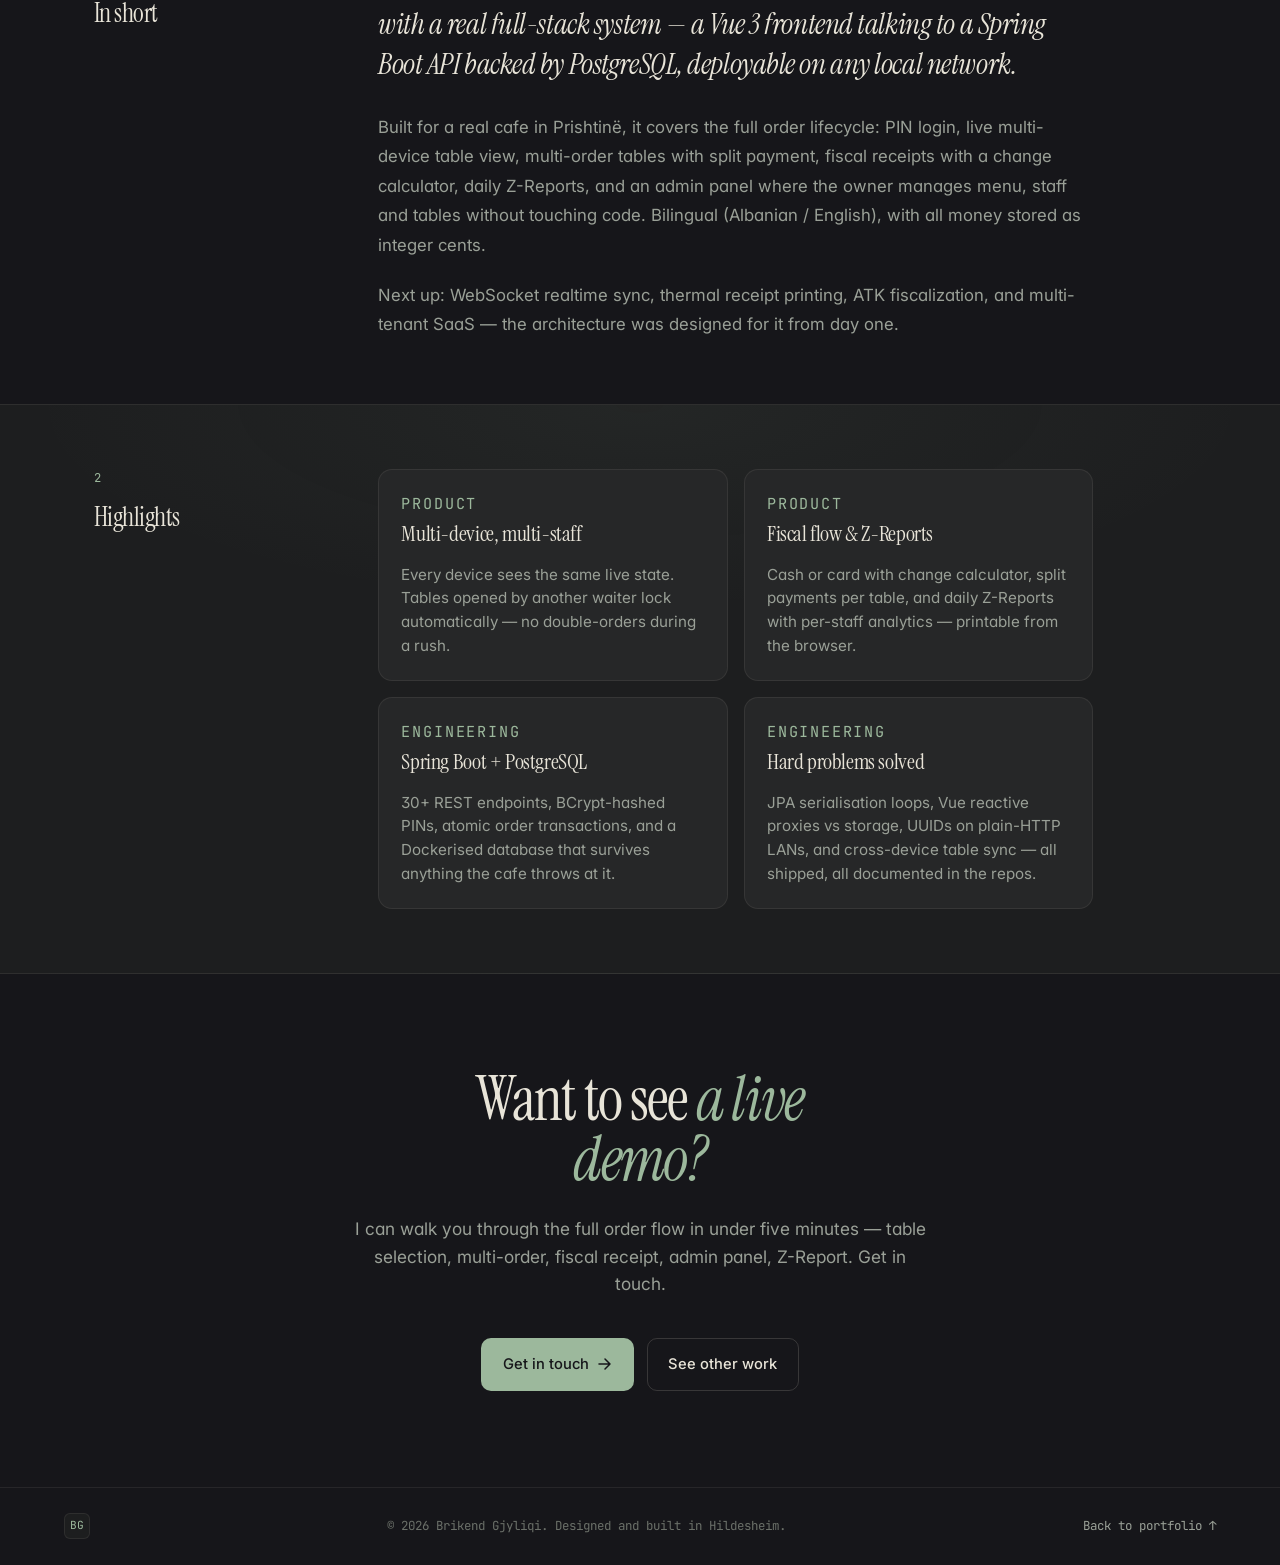
<file: evo-pos.html>
<!DOCTYPE html>
<html lang="en">
<head>
  <meta charset="UTF-8" />
  <meta name="viewport" content="width=device-width, initial-scale=1.0" />
  <meta name="description" content="ÉVO POS — a full-stack point-of-sale system built for Kosovo cafes and restaurants. A case study by Brikend Gjyliqi." />
  <title>ÉVO POS — Case study · Brikend Gjyliqi</title>

  <link rel="preconnect" href="https://fonts.googleapis.com" />
  <link rel="preconnect" href="https://fonts.gstatic.com" crossorigin />
  <link href="https://fonts.googleapis.com/css2?family=Instrument+Serif:ital@0;1&family=Inter:wght@400;500;600;700&family=JetBrains+Mono:wght@400;500&display=swap" rel="stylesheet" />
  <link rel="stylesheet" href="style.css" />
  <link rel="stylesheet" href="case-study.css" />
</head>

<body>

  <header class="topbar">
    <a href="index.html" class="brand">
      <span class="brand-mark" aria-hidden="true">BG</span>
      <span class="brand-name">Brikend Gjyliqi</span>
    </a>

    <nav class="top-nav" aria-label="Primary">
      <a href="index.html#stack">Stack</a>
      <a href="index.html#work">Work</a>
      <a href="index.html#background">Background</a>
      <a href="index.html#contact">Contact</a>
    </nav>

    <a href="index.html" class="top-cta">
      <svg width="12" height="12" viewBox="0 0 12 12" aria-hidden="true"><path d="M7 2L3 6l4 4" stroke="currentColor" stroke-width="1.5" fill="none" stroke-linecap="round" stroke-linejoin="round"/></svg>
      Back to portfolio
    </a>
  </header>

  <main>

    <!-- ───────── CASE HERO ───────── -->
    <section class="case-hero">
      <div class="section-label">
        <span class="label-num">CASE 01</span>
        <span class="label-line" aria-hidden="true"></span>
        <span class="label-name">ÉVO POS · 2026</span>
      </div>

      <div class="case-hero-inner">
        <p class="eyebrow">Full-stack product · Vue 3 · Spring Boot · PostgreSQL</p>
        <h1 class="case-title">
          A full-stack point-of-sale system built from scratch for
          <em>Kosovo cafes</em>
          — multi-device, multi-staff, and production-ready.
        </h1>

        <dl class="case-meta">
          <div>
            <dt>Role</dt>
            <dd>Designer, frontend &amp; backend developer</dd>
          </div>
          <div>
            <dt>Frontend</dt>
            <dd>Vue 3 · TypeScript · Pinia · Vue I18n</dd>
          </div>
          <div>
            <dt>Backend</dt>
            <dd>Spring Boot 3.5 · Java 21 · PostgreSQL · Docker</dd>
          </div>
          <div>
            <dt>Status</dt>
            <dd><span class="ping" aria-hidden="true"></span> Full-stack MVP complete</dd>
          </div>
        </dl>

        <div class="case-links">
          <a href="https://github.com/BrikendGjyliqi/kendi-pos-frontend" class="case-link" target="_blank" rel="noopener">
            <svg width="14" height="14" viewBox="0 0 16 16" aria-hidden="true" fill="currentColor"><path d="M8 0C3.58 0 0 3.58 0 8c0 3.54 2.29 6.53 5.47 7.59.4.07.55-.17.55-.38 0-.19-.01-.82-.01-1.49-2.01.37-2.53-.49-2.69-.94-.09-.23-.48-.94-.82-1.13-.28-.15-.68-.52-.01-.53.63-.01 1.08.58 1.23.82.72 1.21 1.87.87 2.33.66.07-.52.28-.87.51-1.07-1.78-.2-3.64-.89-3.64-3.95 0-.87.31-1.59.82-2.15-.08-.2-.36-1.02.08-2.12 0 0 .67-.21 2.2.82.64-.18 1.32-.27 2-.27.68 0 1.36.09 2 .27 1.53-1.04 2.2-.82 2.2-.82.44 1.1.16 1.92.08 2.12.51.56.82 1.27.82 2.15 0 3.07-1.87 3.75-3.65 3.95.29.25.54.73.54 1.48 0 1.07-.01 1.93-.01 2.2 0 .21.15.46.55.38A8.013 8.013 0 0016 8c0-4.42-3.58-8-8-8z"/></svg>
            Frontend repo
          </a>
          <a href="https://github.com/BrikendGjyliqi/kendi-pos-backend" class="case-link" target="_blank" rel="noopener">
            <svg width="14" height="14" viewBox="0 0 16 16" aria-hidden="true" fill="currentColor"><path d="M8 0C3.58 0 0 3.58 0 8c0 3.54 2.29 6.53 5.47 7.59.4.07.55-.17.55-.38 0-.19-.01-.82-.01-1.49-2.01.37-2.53-.49-2.69-.94-.09-.23-.48-.94-.82-1.13-.28-.15-.68-.52-.01-.53.63-.01 1.08.58 1.23.82.72 1.21 1.87.87 2.33.66.07-.52.28-.87.51-1.07-1.78-.2-3.64-.89-3.64-3.95 0-.87.31-1.59.82-2.15-.08-.2-.36-1.02.08-2.12 0 0 .67-.21 2.2.82.64-.18 1.32-.27 2-.27.68 0 1.36.09 2 .27 1.53-1.04 2.2-.82 2.2-.82.44 1.1.16 1.92.08 2.12.51.56.82 1.27.82 2.15 0 3.07-1.87 3.75-3.65 3.95.29.25.54.73.54 1.48 0 1.07-.01 1.93-.01 2.2 0 .21.15.46.55.38A8.013 8.013 0 0016 8c0-4.42-3.58-8-8-8z"/></svg>
            Backend repo
          </a>
        </div>
      </div>
    </section>

    <!-- ───────── SCREENSHOTS ─────────
         Me shtu nji screenshot: zavendsoje <div class="slide-ph">...</div>
         me <img src="img/kendi/emri.png" alt="pershkrimi" /> brenda <figure>.
         data-caption = teksti qe del posht fotos.
         Mundesh me shtu sa slides te dush — thjesht kopjo nji <figure> tjeter.
    ───────────────────────────────────── -->
    <section class="case-gallery" aria-label="Screenshots">
      <div class="case-slider">
        <div class="slider-viewport">
          <div class="slider-track">
            <figure data-caption="Login — PIN entry for staff, with role-based access">
              <img src="img/pos/Evopos.png" alt="Login screen" />
            </figure>
            <figure data-caption="Admin panel — menu, staff, tables, settings">
              <img src="img/pos/AdminView_Menu.png" alt="Admin view - Menu" />
            </figure>
            <figure data-caption="Tables view — live multi-device table state">
              <img src="img/pos/Tables.png" alt="Tables Screen" />
            </figure>
            <figure data-caption="Reservations — view and manage customer reservations">
              <img src="img/pos/Reservations.png" alt="Reservation view" />
            </figure>
            <figure data-caption="History — review past reservations and orders">
              <img src="img/pos/History Reservations.png" alt="History of reservations" />
            </figure>
            <figure data-caption="Stock management — view and update inventory levels">
              <img src="img/pos/Stock.png" alt="Stock management" />
            </figure>
            <figure data-caption="Supplier management — add and manage suppliers for inventory">
              <img src="img/pos/Suppliers.png" alt="Supplier management" />
            </figure>
            <figure data-caption="Delivery management — track and manage deliveries from suppliers">
              <img src="img/pos/Deliveries.png" alt="Delivery management" />
            </figure>
            <figure data-caption="Staff management — add and manage staff members with role-based access">
              <img src="img/pos/Staff.png" alt="Staff management" />
            </figure>
            <figure data-caption="Settings — configure system settings, preferences, and integrations">
              <img src="img/pos/Settings.png" alt="Settings" />
            </figure>
            <figure data-caption="History">
              <img src="img/pos/History.png" alt="History" />
            </figure>
            <figure data-caption="Reports — generate and export sales reports">
              <img src="img/pos/Report.png" alt="Report" />
            </figure>
            <figure data-caption="Personal report — view individual staff performance and sales metrics">
              <img src="img/pos/PeronelReport.png" alt="Personal report" />
            </figure>
            <figure data-caption="Ask AI — AI-powered assistant for menu suggestions and order recommendations">
              <img src="img/pos/AskAI.png" alt="Ask AI" />
            </figure>
            <figure data-caption="Table view — see all tables at a glance">
              <img src="img/pos/TableView.png" alt="Table view" />
            </figure>
            <figure data-caption="Order view — manage orders for a specific table, including adding items and processing payments">
              <img src="img/pos/OrderView.png" alt="Order view" />
            </figure>
             <figure data-caption="Payment view — process payments, and calculate change for customers">
              <img src="img/pos/PaymentView.png" alt="Payment view" />
            </figure>
            <figure data-caption="Terrace view — manage outdoor seating and orders for terrace tables">
              <img src="img/pos/TerraceView.png" alt="Terrace view" />
            </figure>
            <figure data-caption="Outdoor view — manage indoor and outdoor seating">
              <img src="img/pos/OutDoorView.png" alt="Outdoor view" />
            </figure>
          </div>
        </div>
        <button class="slider-btn slider-btn--prev" aria-label="Previous slide">
          <svg width="14" height="14" viewBox="0 0 14 14" aria-hidden="true"><path d="M9 2L4 7l5 5" stroke="currentColor" stroke-width="1.5" fill="none" stroke-linecap="round" stroke-linejoin="round"/></svg>
        </button>
        <button class="slider-btn slider-btn--next" aria-label="Next slide">
          <svg width="14" height="14" viewBox="0 0 14 14" aria-hidden="true"><path d="M5 2l5 5-5 5" stroke="currentColor" stroke-width="1.5" fill="none" stroke-linecap="round" stroke-linejoin="round"/></svg>
        </button>
        <div class="slider-foot">
          <p class="slider-caption"></p>
          <div class="slider-dots"></div>
        </div>
      </div>
    </section>

    <!-- ───────── IN SHORT ───────── -->
    <section class="case-section">
      <div class="case-grid">
        <div class="case-grid-side">
          <span class="case-side-num">1</span>
          <h2 class="case-side-title">In short</h2>
        </div>
        <div class="case-grid-main">
          <p class="case-lead">
            Most cafes in Kosovo still run on pen and paper. ÉVO POS replaces
            that with a real full-stack system — a Vue 3 frontend talking to a
            Spring Boot API backed by PostgreSQL, deployable on any local network.
          </p>
          <p>
            Built for a real cafe in Prishtinë, it covers the full order
            lifecycle: PIN login, live multi-device table view, multi-order
            tables with split payment, fiscal receipts with a change calculator,
            daily Z-Reports, and an admin panel where the owner manages menu,
            staff and tables without touching code. Bilingual (Albanian /
            English), with all money stored as integer cents.
          </p>
          <p>
            Next up: WebSocket realtime sync, thermal receipt printing, ATK
            fiscalization, and multi-tenant SaaS — the architecture was designed
            for it from day one.
          </p>
        </div>
      </div>
    </section>

    <!-- ───────── HIGHLIGHTS ───────── -->
    <section class="case-section case-tone">
      <div class="case-grid">
        <div class="case-grid-side">
          <span class="case-side-num">2</span>
          <h2 class="case-side-title">Highlights</h2>
        </div>
        <div class="case-grid-main">
          <div class="build-grid">
            <div class="build-card">
              <p class="build-eyebrow">Product</p>
              <h4>Multi-device, multi-staff</h4>
              <p>Every device sees the same live state. Tables opened by another waiter lock automatically — no double-orders during a rush.</p>
            </div>
            <div class="build-card">
              <p class="build-eyebrow">Product</p>
              <h4>Fiscal flow &amp; Z-Reports</h4>
              <p>Cash or card with change calculator, split payments per table, and daily Z-Reports with per-staff analytics — printable from the browser.</p>
            </div>
            <div class="build-card">
              <p class="build-eyebrow">Engineering</p>
              <h4>Spring Boot + PostgreSQL</h4>
              <p>30+ REST endpoints, BCrypt-hashed PINs, atomic order transactions, and a Dockerised database that survives anything the cafe throws at it.</p>
            </div>
            <div class="build-card">
              <p class="build-eyebrow">Engineering</p>
              <h4>Hard problems solved</h4>
              <p>JPA serialisation loops, Vue reactive proxies vs storage, UUIDs on plain-HTTP LANs, and cross-device table sync — all shipped, all documented in the repos.</p>
            </div>
          </div>
        </div>
      </div>
    </section>

    <!-- ───────── CTA ───────── -->
    <section class="case-cta">
      <h2 class="cta-title">
        Want to see
        <em>a live demo?</em>
      </h2>
      <p class="cta-lede">
        I can walk you through the full order flow in under five minutes —
        table selection, multi-order, fiscal receipt, admin panel, Z-Report.
        Get in touch.
      </p>
      <div class="cta-actions">
        <a href="index.html#contact" class="btn btn-primary">
          Get in touch
          <svg width="14" height="14" viewBox="0 0 14 14" aria-hidden="true"><path d="M1 7h11M7 2l5 5-5 5" stroke="currentColor" stroke-width="1.5" fill="none" stroke-linecap="round" stroke-linejoin="round"/></svg>
        </a>
        <a href="index.html#work" class="btn btn-ghost">See other work</a>
      </div>
    </section>

  </main>

  <footer class="foot">
    <div class="foot-row">
      <span class="foot-mark">BG</span>
      <span class="foot-text">© <span id="liveYear">2026</span> Brikend Gjyliqi. Designed and built in Hildesheim.</span>
      <a href="index.html" class="foot-up">Back to portfolio ↑</a>
    </div>
  </footer>

  <script src="script.js"></script>
</body>
</html>
</file>
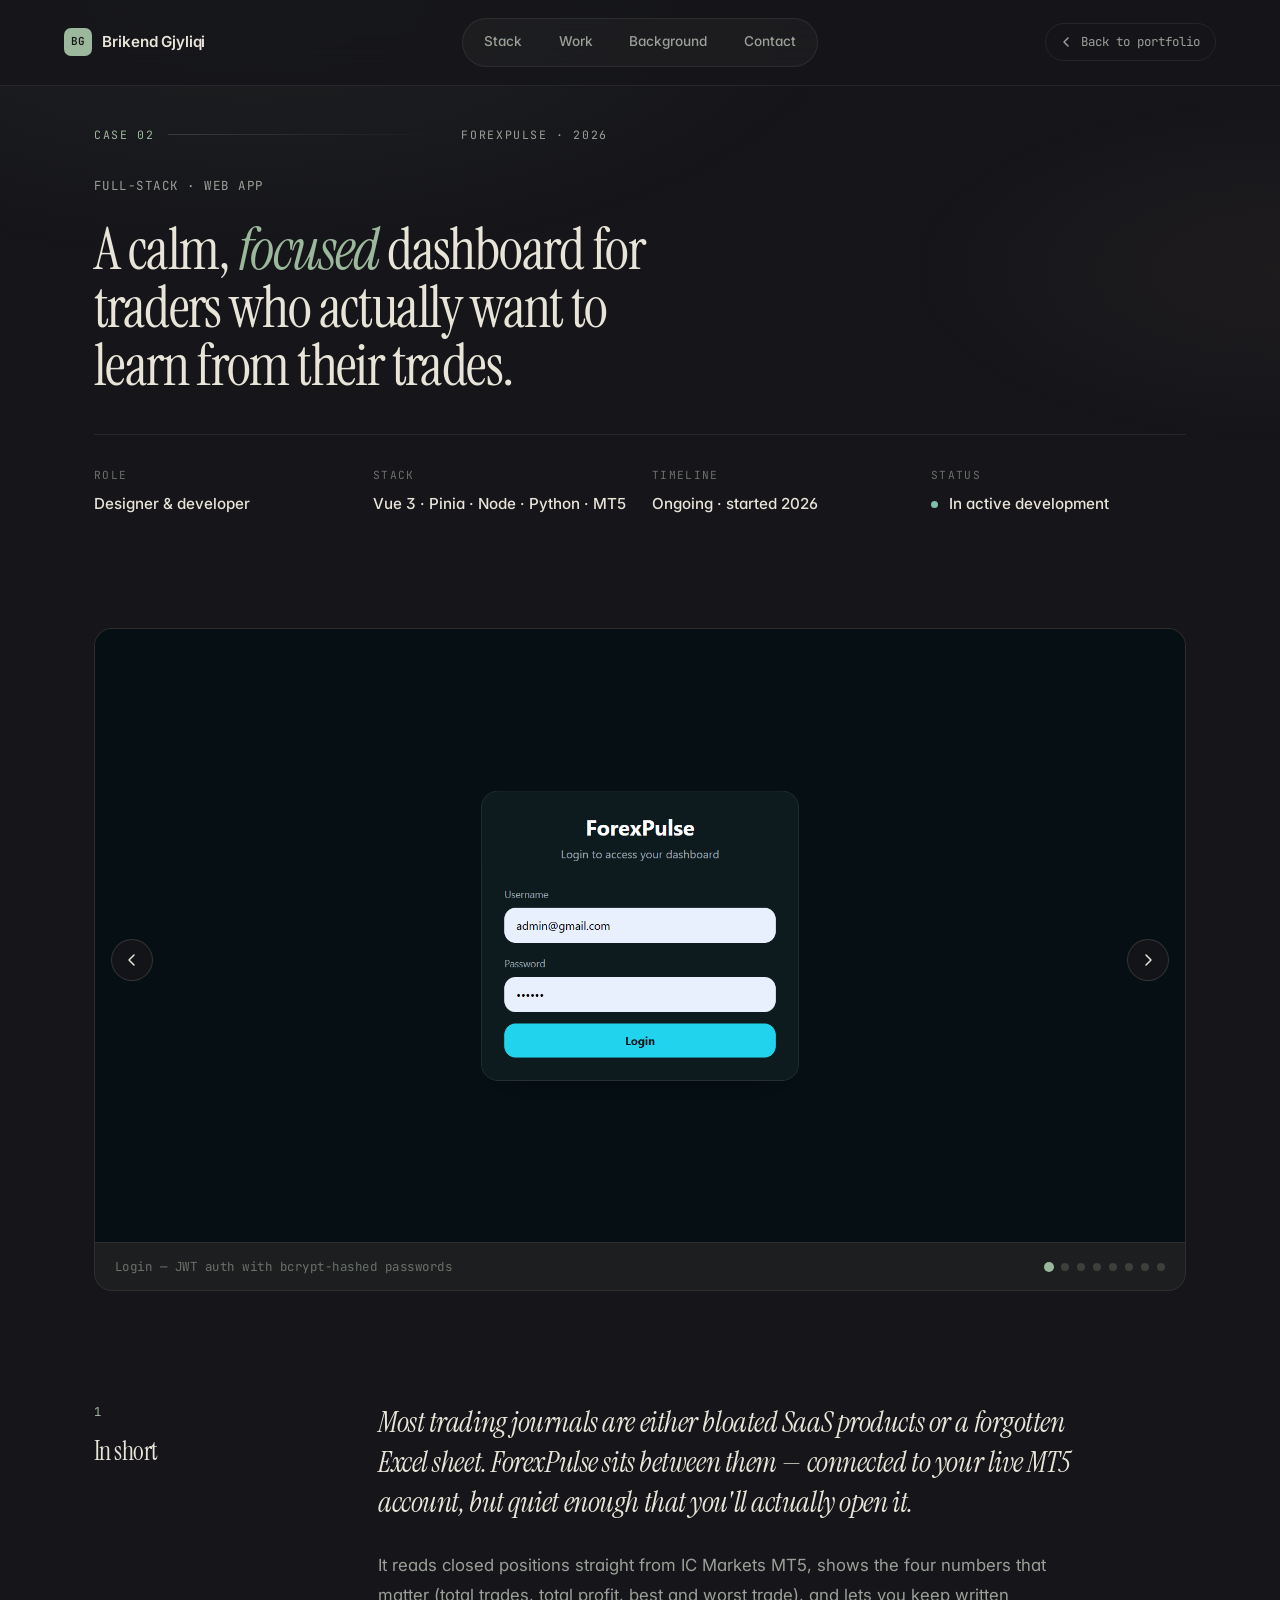
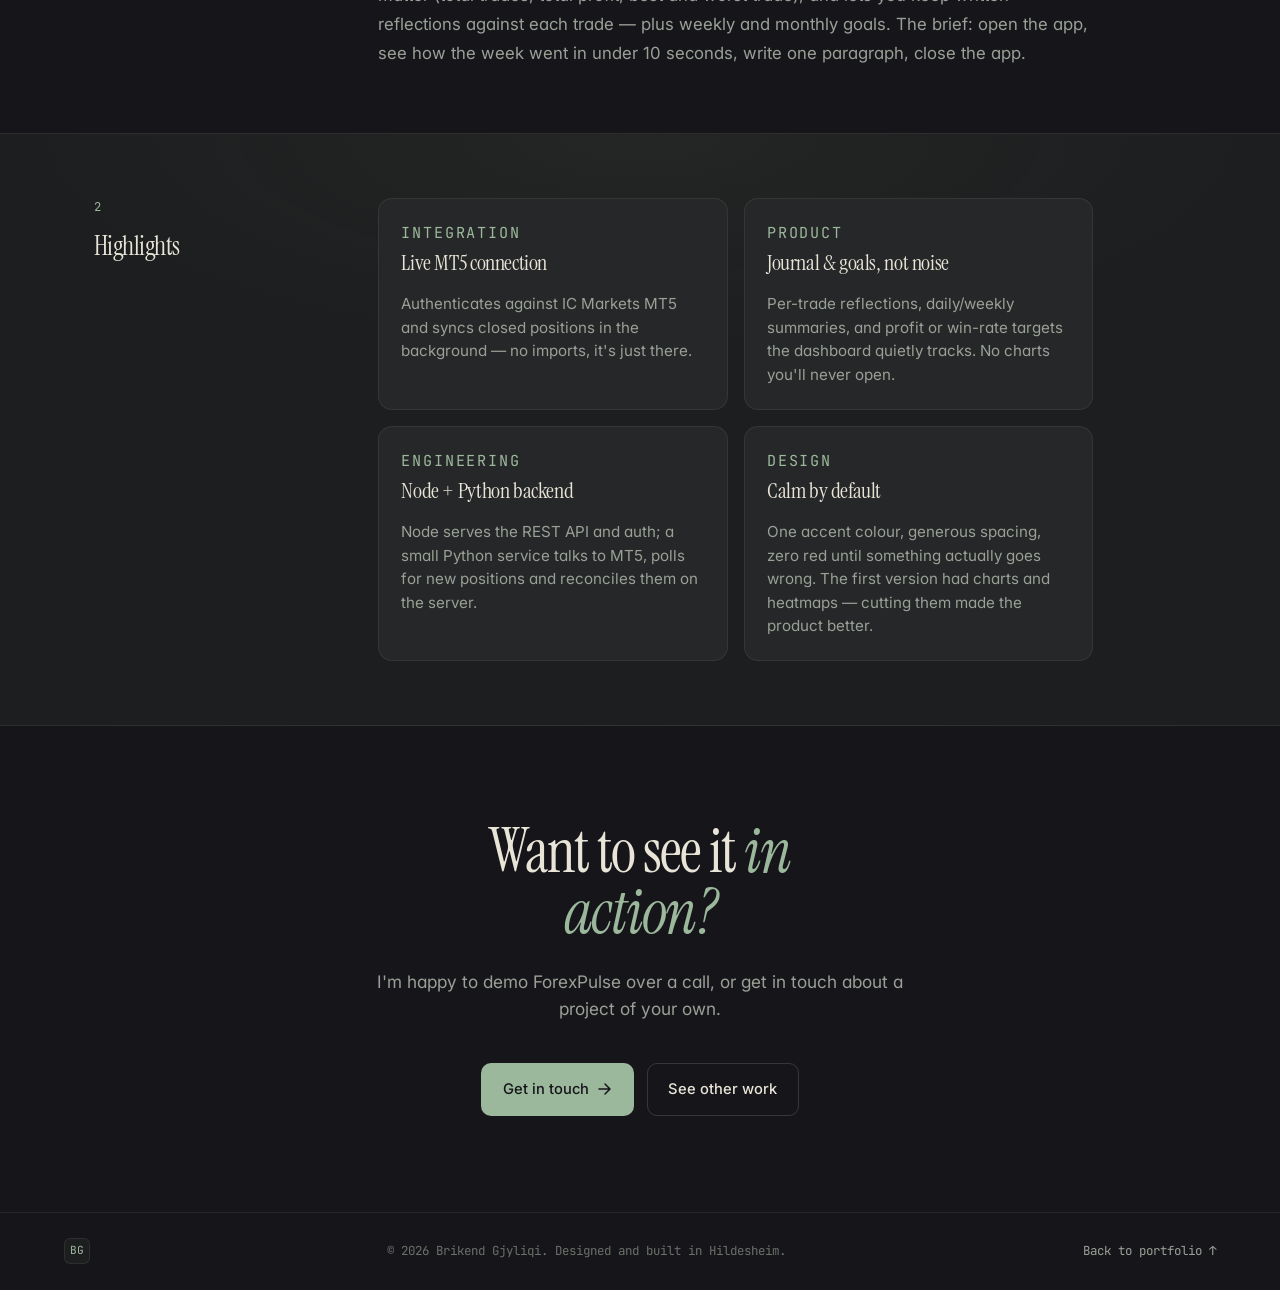
<file: forex-pulse.html>
<!DOCTYPE html>
<html lang="en">
<head>
  <meta charset="UTF-8" />
  <meta name="viewport" content="width=device-width, initial-scale=1.0" />
  <meta name="description" content="ForexPulse — a calm journaling dashboard for retail forex traders. A case study by Brikend Gjyliqi." />
  <title>ForexPulse — Case study · Brikend Gjyliqi</title>

  <link rel="preconnect" href="https://fonts.googleapis.com" />
  <link rel="preconnect" href="https://fonts.gstatic.com" crossorigin />
  <link href="https://fonts.googleapis.com/css2?family=Instrument+Serif:ital@0;1&family=Inter:wght@400;500;600;700&family=JetBrains+Mono:wght@400;500&display=swap" rel="stylesheet" />
  <link rel="stylesheet" href="style.css" />
  <link rel="stylesheet" href="case-study.css" />
</head>

<body>

  <header class="topbar">
    <a href="index.html" class="brand">
      <span class="brand-mark" aria-hidden="true">BG</span>
      <span class="brand-name">Brikend Gjyliqi</span>
    </a>

    <nav class="top-nav" aria-label="Primary">
      <a href="index.html#stack">Stack</a>
      <a href="index.html#work">Work</a>
      <a href="index.html#background">Background</a>
      <a href="index.html#contact">Contact</a>
    </nav>

    <a href="index.html" class="top-cta">
      <svg width="12" height="12" viewBox="0 0 12 12" aria-hidden="true"><path d="M7 2L3 6l4 4" stroke="currentColor" stroke-width="1.5" fill="none" stroke-linecap="round" stroke-linejoin="round"/></svg>
      Back to portfolio
    </a>
  </header>

  <main>

    <!-- ───────── CASE HERO ───────── -->
    <section class="case-hero">
      <div class="section-label">
        <span class="label-num">CASE 02</span>
        <span class="label-line" aria-hidden="true"></span>
        <span class="label-name">ForexPulse · 2026</span>
      </div>

      <div class="case-hero-inner">
        <p class="eyebrow">Full-stack · Web app</p>
        <h1 class="case-title">
          A calm,
          <em>focused</em>
          dashboard for traders who actually want to learn from their trades.
        </h1>

        <dl class="case-meta">
          <div>
            <dt>Role</dt>
            <dd>Designer &amp; developer</dd>
          </div>
          <div>
            <dt>Stack</dt>
            <dd>Vue 3 · Pinia · Node · Python · MT5</dd>
          </div>
          <div>
            <dt>Timeline</dt>
            <dd>Ongoing · started 2026</dd>
          </div>
          <div>
            <dt>Status</dt>
            <dd><span class="ping" aria-hidden="true"></span> In active development</dd>
          </div>
        </dl>
      </div>
    </section>

    <!-- ───────── SCREENSHOTS ─────────
         Me shtu nji screenshot: zavendsoje <div class="slide-ph">...</div>
         me <img src="img/forex/emri.png" alt="pershkrimi" /> brenda <figure>.
         data-caption = teksti qe del posht fotos.
    ───────────────────────────────────── -->
    <section class="case-gallery" aria-label="Screenshots">
      <div class="case-slider">
        <div class="slider-viewport">
          <div class="slider-track">
            <figure data-caption="Login — JWT auth with bcrypt-hashed passwords">
              <img src="img/forex/Login.png" alt="Login View" />
            </figure>
            <figure data-caption="Dashboard — total trades, profit, best/worst trade, and reflections">
              <img src="img/forex/Dashboard.png" alt="Dashboard View" />
            </figure>
            <figure data-caption="Goals — weekly and monthly profit, win-rate and risk targets">
              <img src="img/forex/BalanceCurve.png" alt="Balance Curve" />
            </figure>
            <figure data-caption="Daily performance — closed trades, profit/loss, and reflections">
              <img src="img/forex/DailyPerformance.png" alt="Daily Performance" />
            </figure>
            <figure data-caption="Account — detailed account information and settings">
              <img src="img/forex/Account.png" alt="Account View" />
            </figure>
            <figure data-caption="Trades — closed trades with reflections and profit/loss">
              <img src="img/forex/Trades.png" alt="Trades View" />
            </figure>
            <figure data-caption="Goals — weekly and monthly profit, win-rate and risk targets">
              <img src="img/forex/GoalsTarget.png" alt="Goals Target" />
            </figure>
            <figure data-caption="Journal — written reflections and insights">
              <img src="img/forex/Journal.png" alt="Journal View" />
            </figure>
          </div>
        </div>
        <button class="slider-btn slider-btn--prev" aria-label="Previous slide">
          <svg width="14" height="14" viewBox="0 0 14 14" aria-hidden="true"><path d="M9 2L4 7l5 5" stroke="currentColor" stroke-width="1.5" fill="none" stroke-linecap="round" stroke-linejoin="round"/></svg>
        </button>
        <button class="slider-btn slider-btn--next" aria-label="Next slide">
          <svg width="14" height="14" viewBox="0 0 14 14" aria-hidden="true"><path d="M5 2l5 5-5 5" stroke="currentColor" stroke-width="1.5" fill="none" stroke-linecap="round" stroke-linejoin="round"/></svg>
        </button>
        <div class="slider-foot">
          <p class="slider-caption"></p>
          <div class="slider-dots"></div>
        </div>
      </div>
    </section>

    <!-- ───────── IN SHORT ───────── -->
    <section class="case-section">
      <div class="case-grid">
        <div class="case-grid-side">
          <span class="case-side-num">1</span>
          <h2 class="case-side-title">In short</h2>
        </div>
        <div class="case-grid-main">
          <p class="case-lead">
            Most trading journals are either bloated SaaS products or a
            forgotten Excel sheet. ForexPulse sits between them — connected to
            your live MT5 account, but quiet enough that you'll actually open it.
          </p>
          <p>
            It reads closed positions straight from IC Markets MT5, shows the
            four numbers that matter (total trades, total profit, best and worst
            trade), and lets you keep written reflections against each trade —
            plus weekly and monthly goals. The brief: open the app, see how the
            week went in under 10 seconds, write one paragraph, close the app.
          </p>
        </div>
      </div>
    </section>

    <!-- ───────── HIGHLIGHTS ───────── -->
    <section class="case-section case-tone">
      <div class="case-grid">
        <div class="case-grid-side">
          <span class="case-side-num">2</span>
          <h2 class="case-side-title">Highlights</h2>
        </div>
        <div class="case-grid-main">
          <div class="build-grid">
            <div class="build-card">
              <p class="build-eyebrow">Integration</p>
              <h4>Live MT5 connection</h4>
              <p>Authenticates against IC Markets MT5 and syncs closed positions in the background — no imports, it's just there.</p>
            </div>
            <div class="build-card">
              <p class="build-eyebrow">Product</p>
              <h4>Journal &amp; goals, not noise</h4>
              <p>Per-trade reflections, daily/weekly summaries, and profit or win-rate targets the dashboard quietly tracks. No charts you'll never open.</p>
            </div>
            <div class="build-card">
              <p class="build-eyebrow">Engineering</p>
              <h4>Node + Python backend</h4>
              <p>Node serves the REST API and auth; a small Python service talks to MT5, polls for new positions and reconciles them on the server.</p>
            </div>
            <div class="build-card">
              <p class="build-eyebrow">Design</p>
              <h4>Calm by default</h4>
              <p>One accent colour, generous spacing, zero red until something actually goes wrong. The first version had charts and heatmaps — cutting them made the product better.</p>
            </div>
          </div>
        </div>
      </div>
    </section>

    <!-- ───────── CTA ───────── -->
    <section class="case-cta">
      <h2 class="cta-title">
        Want to see it
        <em>in action?</em>
      </h2>
      <p class="cta-lede">
        I'm happy to demo ForexPulse over a call, or get in touch about a project of your own.
      </p>
      <div class="cta-actions">
        <a href="index.html#contact" class="btn btn-primary">
          Get in touch
          <svg width="14" height="14" viewBox="0 0 14 14" aria-hidden="true"><path d="M1 7h11M7 2l5 5-5 5" stroke="currentColor" stroke-width="1.5" fill="none" stroke-linecap="round" stroke-linejoin="round"/></svg>
        </a>
        <a href="index.html#work" class="btn btn-ghost">See other work</a>
      </div>
    </section>

  </main>

  <footer class="foot">
    <div class="foot-row">
      <span class="foot-mark">BG</span>
      <span class="foot-text">© <span id="liveYear">2026</span> Brikend Gjyliqi. Designed and built in Hildesheim.</span>
      <a href="index.html" class="foot-up">Back to portfolio ↑</a>
    </div>
  </footer>

  <script src="script.js"></script>
</body>
</html>
</file>
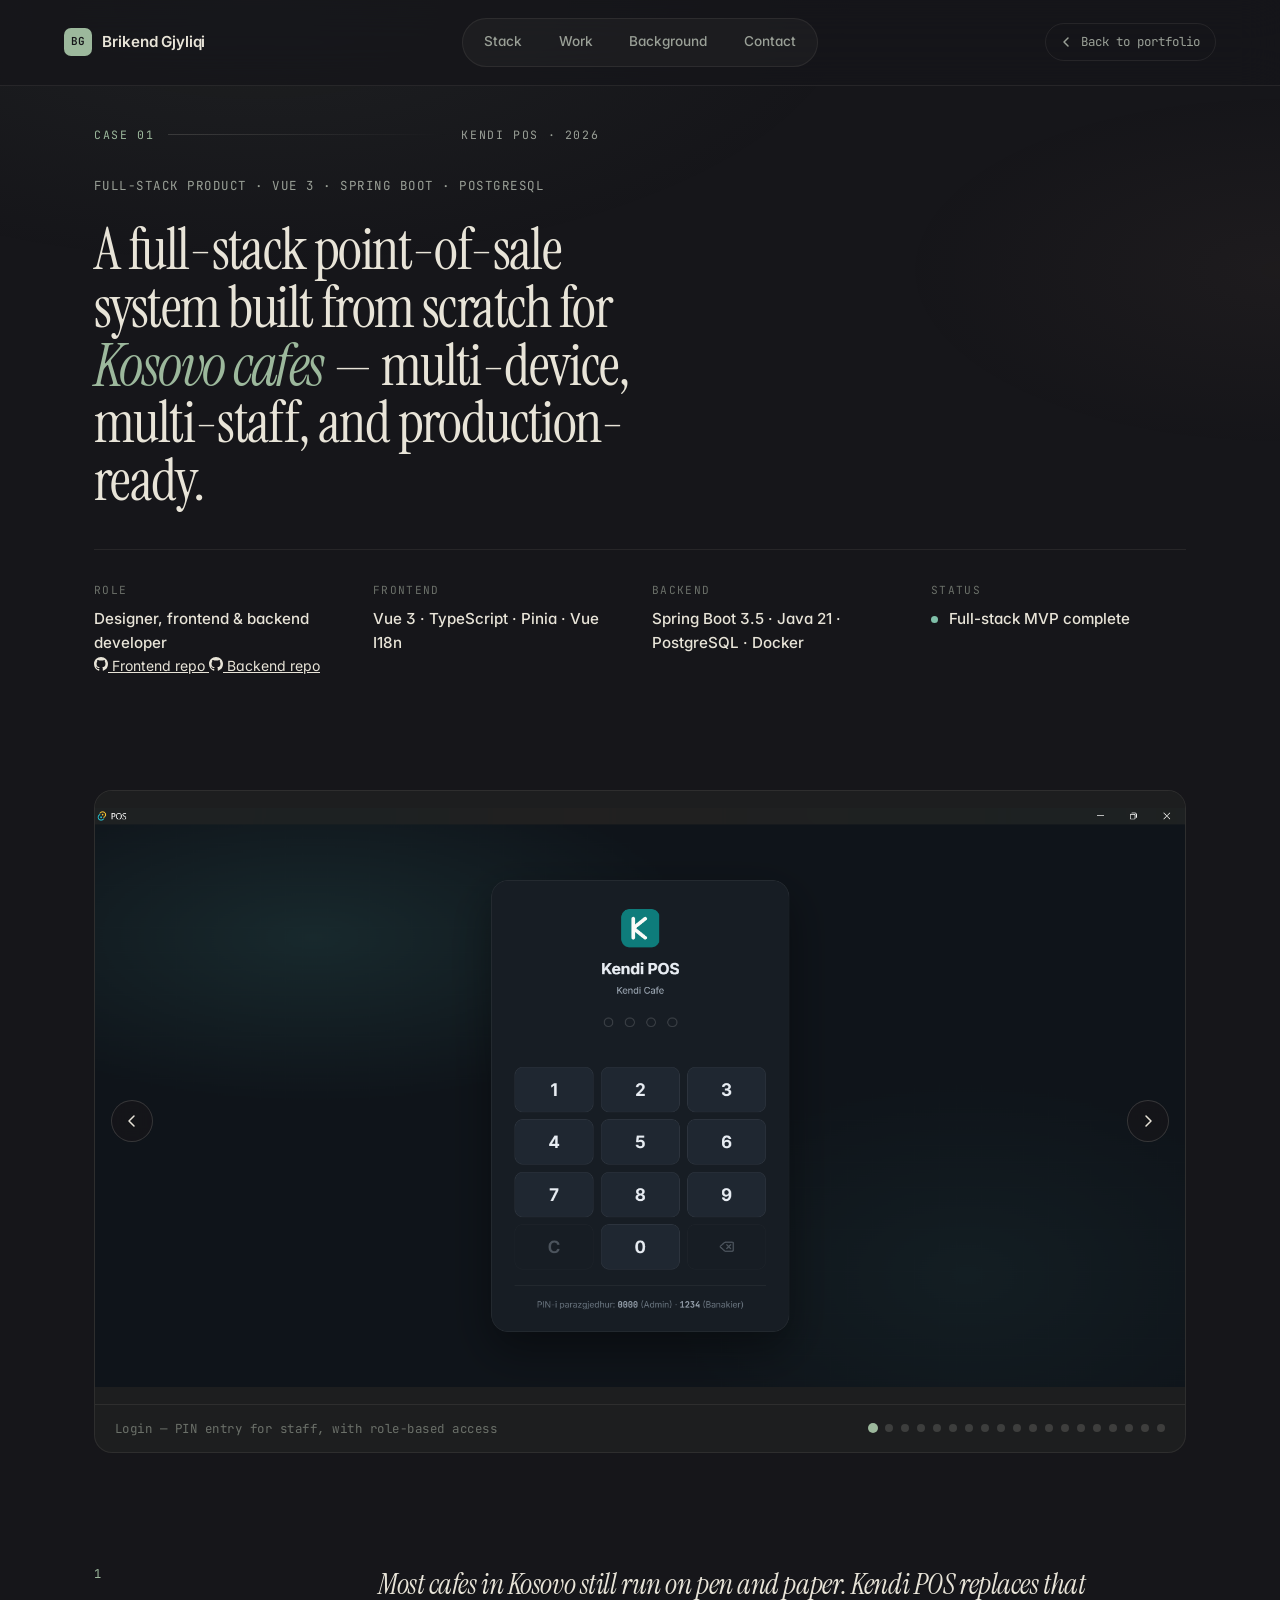
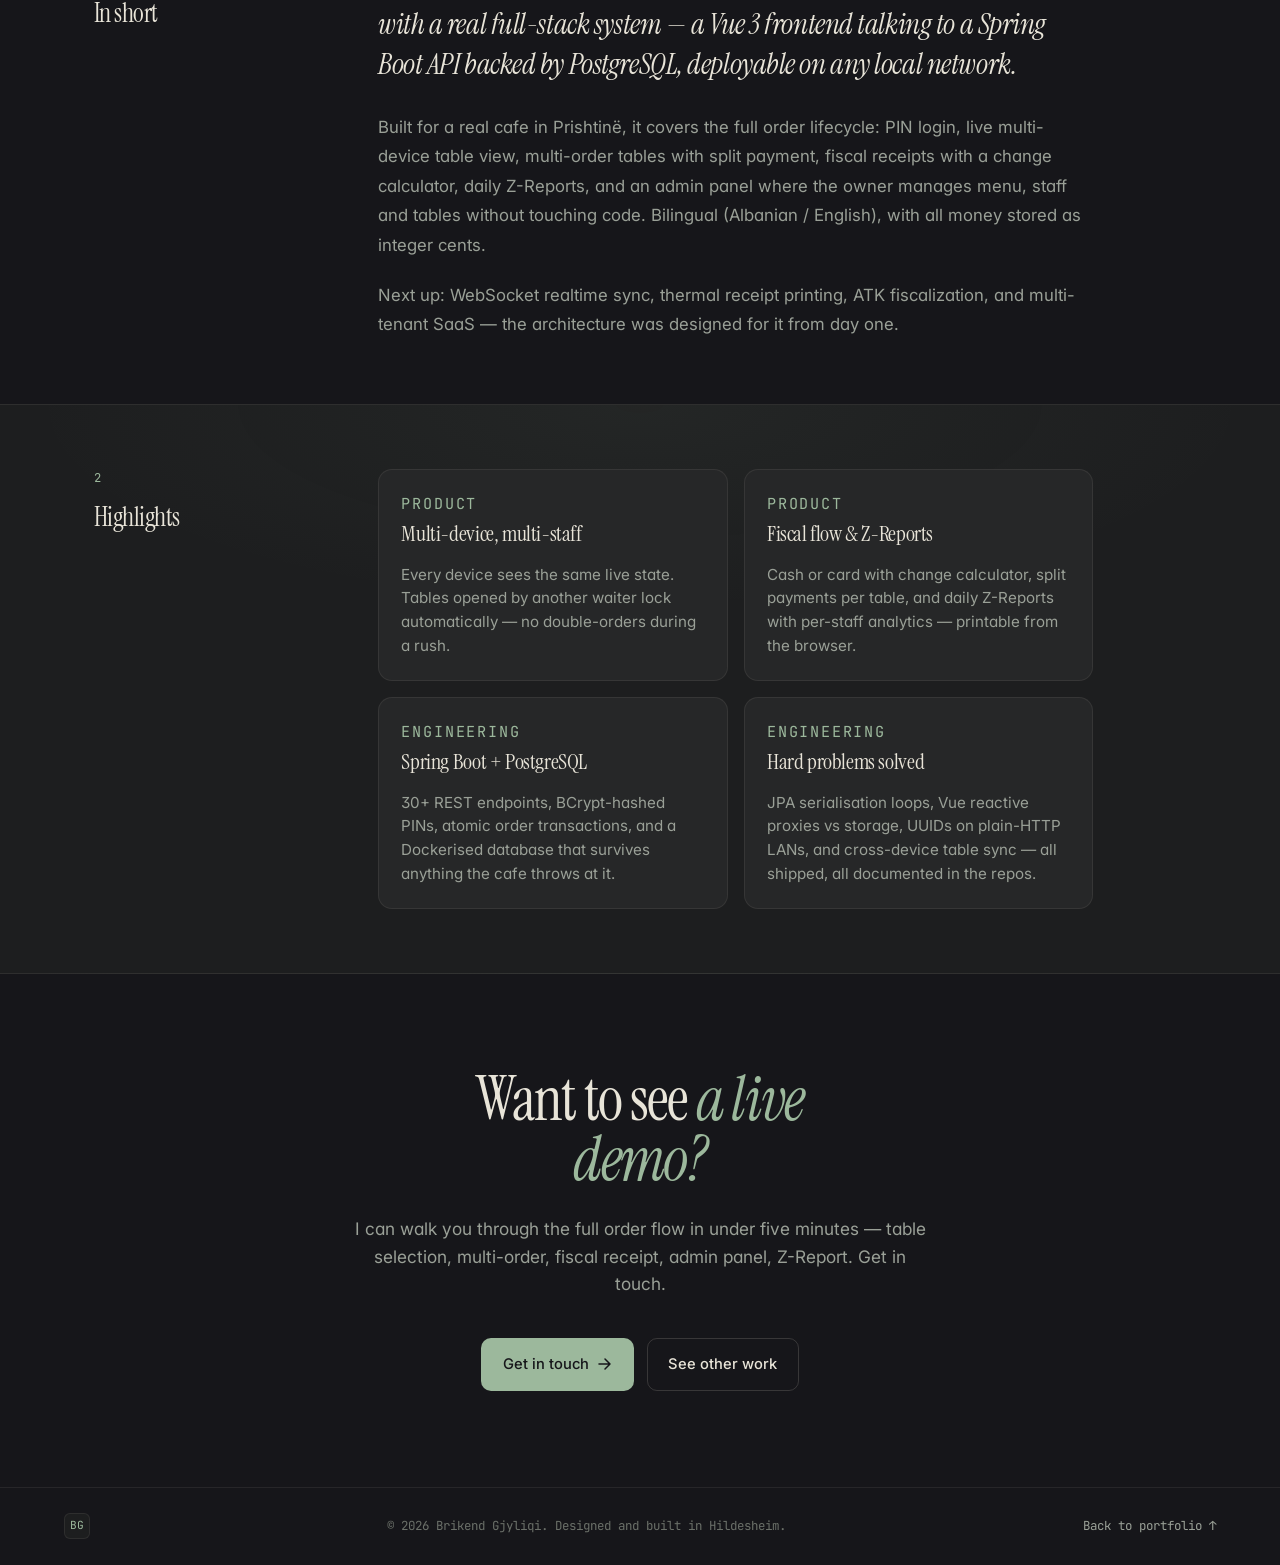
<file: kendi-pos.html>
<!DOCTYPE html>
<html lang="en">
<head>
  <meta charset="UTF-8" />
  <meta name="viewport" content="width=device-width, initial-scale=1.0" />
  <meta name="description" content="Kendi POS — a full-stack point-of-sale system built for Kosovo cafes and restaurants. A case study by Brikend Gjyliqi." />
  <title>Kendi POS — Case study · Brikend Gjyliqi</title>

  <link rel="preconnect" href="https://fonts.googleapis.com" />
  <link rel="preconnect" href="https://fonts.gstatic.com" crossorigin />
  <link href="https://fonts.googleapis.com/css2?family=Instrument+Serif:ital@0;1&family=Inter:wght@400;500;600;700&family=JetBrains+Mono:wght@400;500&display=swap" rel="stylesheet" />
  <link rel="stylesheet" href="style.css" />
  <link rel="stylesheet" href="case-study.css" />
</head>

<body>

  <header class="topbar">
    <a href="index.html" class="brand">
      <span class="brand-mark" aria-hidden="true">BG</span>
      <span class="brand-name">Brikend Gjyliqi</span>
    </a>

    <nav class="top-nav" aria-label="Primary">
      <a href="index.html#stack">Stack</a>
      <a href="index.html#work">Work</a>
      <a href="index.html#background">Background</a>
      <a href="index.html#contact">Contact</a>
    </nav>

    <a href="index.html" class="top-cta">
      <svg width="12" height="12" viewBox="0 0 12 12" aria-hidden="true"><path d="M7 2L3 6l4 4" stroke="currentColor" stroke-width="1.5" fill="none" stroke-linecap="round" stroke-linejoin="round"/></svg>
      Back to portfolio
    </a>
  </header>

  <main>

    <!-- ───────── CASE HERO ───────── -->
    <section class="case-hero">
      <div class="section-label">
        <span class="label-num">CASE 01</span>
        <span class="label-line" aria-hidden="true"></span>
        <span class="label-name">Kendi POS · 2026</span>
      </div>

      <div class="case-hero-inner">
        <p class="eyebrow">Full-stack product · Vue 3 · Spring Boot · PostgreSQL</p>
        <h1 class="case-title">
          A full-stack point-of-sale system built from scratch for
          <em>Kosovo cafes</em>
          — multi-device, multi-staff, and production-ready.
        </h1>

        <dl class="case-meta">
          <div>
            <dt>Role</dt>
            <dd>Designer, frontend &amp; backend developer</dd>
          </div>
          <div>
            <dt>Frontend</dt>
            <dd>Vue 3 · TypeScript · Pinia · Vue I18n</dd>
          </div>
          <div>
            <dt>Backend</dt>
            <dd>Spring Boot 3.5 · Java 21 · PostgreSQL · Docker</dd>
          </div>
          <div>
            <dt>Status</dt>
            <dd><span class="ping" aria-hidden="true"></span> Full-stack MVP complete</dd>
          </div>
        </dl>

        <div class="case-links">
          <a href="https://github.com/BrikendGjyliqi/kendi-pos-frontend" class="case-link" target="_blank" rel="noopener">
            <svg width="14" height="14" viewBox="0 0 16 16" aria-hidden="true" fill="currentColor"><path d="M8 0C3.58 0 0 3.58 0 8c0 3.54 2.29 6.53 5.47 7.59.4.07.55-.17.55-.38 0-.19-.01-.82-.01-1.49-2.01.37-2.53-.49-2.69-.94-.09-.23-.48-.94-.82-1.13-.28-.15-.68-.52-.01-.53.63-.01 1.08.58 1.23.82.72 1.21 1.87.87 2.33.66.07-.52.28-.87.51-1.07-1.78-.2-3.64-.89-3.64-3.95 0-.87.31-1.59.82-2.15-.08-.2-.36-1.02.08-2.12 0 0 .67-.21 2.2.82.64-.18 1.32-.27 2-.27.68 0 1.36.09 2 .27 1.53-1.04 2.2-.82 2.2-.82.44 1.1.16 1.92.08 2.12.51.56.82 1.27.82 2.15 0 3.07-1.87 3.75-3.65 3.95.29.25.54.73.54 1.48 0 1.07-.01 1.93-.01 2.2 0 .21.15.46.55.38A8.013 8.013 0 0016 8c0-4.42-3.58-8-8-8z"/></svg>
            Frontend repo
          </a>
          <a href="https://github.com/BrikendGjyliqi/kendi-pos-backend" class="case-link" target="_blank" rel="noopener">
            <svg width="14" height="14" viewBox="0 0 16 16" aria-hidden="true" fill="currentColor"><path d="M8 0C3.58 0 0 3.58 0 8c0 3.54 2.29 6.53 5.47 7.59.4.07.55-.17.55-.38 0-.19-.01-.82-.01-1.49-2.01.37-2.53-.49-2.69-.94-.09-.23-.48-.94-.82-1.13-.28-.15-.68-.52-.01-.53.63-.01 1.08.58 1.23.82.72 1.21 1.87.87 2.33.66.07-.52.28-.87.51-1.07-1.78-.2-3.64-.89-3.64-3.95 0-.87.31-1.59.82-2.15-.08-.2-.36-1.02.08-2.12 0 0 .67-.21 2.2.82.64-.18 1.32-.27 2-.27.68 0 1.36.09 2 .27 1.53-1.04 2.2-.82 2.2-.82.44 1.1.16 1.92.08 2.12.51.56.82 1.27.82 2.15 0 3.07-1.87 3.75-3.65 3.95.29.25.54.73.54 1.48 0 1.07-.01 1.93-.01 2.2 0 .21.15.46.55.38A8.013 8.013 0 0016 8c0-4.42-3.58-8-8-8z"/></svg>
            Backend repo
          </a>
        </div>
      </div>
    </section>

    <!-- ───────── SCREENSHOTS ─────────
         Me shtu nji screenshot: zavendsoje <div class="slide-ph">...</div>
         me <img src="img/kendi/emri.png" alt="pershkrimi" /> brenda <figure>.
         data-caption = teksti qe del posht fotos.
         Mundesh me shtu sa slides te dush — thjesht kopjo nji <figure> tjeter.
    ───────────────────────────────────── -->
    <section class="case-gallery" aria-label="Screenshots">
      <div class="case-slider">
        <div class="slider-viewport">
          <div class="slider-track">
            <figure data-caption="Login — PIN entry for staff, with role-based access">
              <img src="img/pos/Login.png" alt="Login screen" />
            </figure>
            <figure data-caption="Admin panel — menu, staff, tables, settings">
              <img src="img/pos/AdminView_Menu.png" alt="Admin view - Menu" />
            </figure>
            <figure data-caption="Tables view — live multi-device table state">
              <img src="img/pos/Tables.png" alt="Tables Screen" />
            </figure>
            <figure data-caption="Reservations — view and manage customer reservations">
              <img src="img/pos/Reservations.png" alt="Reservation view" />
            </figure>
            <figure data-caption="History — review past reservations and orders">
              <img src="img/pos/History Reservations.png" alt="History of reservations" />
            </figure>
            <figure data-caption="Stock management — view and update inventory levels">
              <img src="img/pos/Stock.png" alt="Stock management" />
            </figure>
            <figure data-caption="Supplier management — add and manage suppliers for inventory">
              <img src="img/pos/Suppliers.png" alt="Supplier management" />
            </figure>
            <figure data-caption="Delivery management — track and manage deliveries from suppliers">
              <img src="img/pos/Deliveries.png" alt="Delivery management" />
            </figure>
            <figure data-caption="Staff management — add and manage staff members with role-based access">
              <img src="img/pos/Staff.png" alt="Staff management" />
            </figure>
            <figure data-caption="Settings — configure system settings, preferences, and integrations">
              <img src="img/pos/Settings.png" alt="Settings" />
            </figure>
            <figure data-caption="History">
              <img src="img/pos/History.png" alt="History" />
            </figure>
            <figure data-caption="Reports — generate and export sales reports">
              <img src="img/pos/Report.png" alt="Report" />
            </figure>
            <figure data-caption="Personal report — view individual staff performance and sales metrics">
              <img src="img/pos/PeronelReport.png" alt="Personal report" />
            </figure>
            <figure data-caption="Ask AI — AI-powered assistant for menu suggestions and order recommendations">
              <img src="img/pos/AskAI.png" alt="Ask AI" />
            </figure>
            <figure data-caption="Table view — see all tables at a glance">
              <img src="img/pos/TableView.png" alt="Table view" />
            </figure>
            <figure data-caption="Order view — manage orders for a specific table, including adding items and processing payments">
              <img src="img/pos/OrderView.png" alt="Order view" />
            </figure>
             <figure data-caption="Payment view — process payments, and calculate change for customers">
              <img src="img/pos/PaymentView.png" alt="Payment view" />
            </figure>
            <figure data-caption="Terrace view — manage outdoor seating and orders for terrace tables">
              <img src="img/pos/TerraceView.png" alt="Terrace view" />
            </figure>
            <figure data-caption="Outdoor view — manage indoor and outdoor seating">
              <img src="img/pos/OutDoorView.png" alt="Outdoor view" />
            </figure>
          </div>
        </div>
        <button class="slider-btn slider-btn--prev" aria-label="Previous slide">
          <svg width="14" height="14" viewBox="0 0 14 14" aria-hidden="true"><path d="M9 2L4 7l5 5" stroke="currentColor" stroke-width="1.5" fill="none" stroke-linecap="round" stroke-linejoin="round"/></svg>
        </button>
        <button class="slider-btn slider-btn--next" aria-label="Next slide">
          <svg width="14" height="14" viewBox="0 0 14 14" aria-hidden="true"><path d="M5 2l5 5-5 5" stroke="currentColor" stroke-width="1.5" fill="none" stroke-linecap="round" stroke-linejoin="round"/></svg>
        </button>
        <div class="slider-foot">
          <p class="slider-caption"></p>
          <div class="slider-dots"></div>
        </div>
      </div>
    </section>

    <!-- ───────── IN SHORT ───────── -->
    <section class="case-section">
      <div class="case-grid">
        <div class="case-grid-side">
          <span class="case-side-num">1</span>
          <h2 class="case-side-title">In short</h2>
        </div>
        <div class="case-grid-main">
          <p class="case-lead">
            Most cafes in Kosovo still run on pen and paper. Kendi POS replaces
            that with a real full-stack system — a Vue 3 frontend talking to a
            Spring Boot API backed by PostgreSQL, deployable on any local network.
          </p>
          <p>
            Built for a real cafe in Prishtinë, it covers the full order
            lifecycle: PIN login, live multi-device table view, multi-order
            tables with split payment, fiscal receipts with a change calculator,
            daily Z-Reports, and an admin panel where the owner manages menu,
            staff and tables without touching code. Bilingual (Albanian /
            English), with all money stored as integer cents.
          </p>
          <p>
            Next up: WebSocket realtime sync, thermal receipt printing, ATK
            fiscalization, and multi-tenant SaaS — the architecture was designed
            for it from day one.
          </p>
        </div>
      </div>
    </section>

    <!-- ───────── HIGHLIGHTS ───────── -->
    <section class="case-section case-tone">
      <div class="case-grid">
        <div class="case-grid-side">
          <span class="case-side-num">2</span>
          <h2 class="case-side-title">Highlights</h2>
        </div>
        <div class="case-grid-main">
          <div class="build-grid">
            <div class="build-card">
              <p class="build-eyebrow">Product</p>
              <h4>Multi-device, multi-staff</h4>
              <p>Every device sees the same live state. Tables opened by another waiter lock automatically — no double-orders during a rush.</p>
            </div>
            <div class="build-card">
              <p class="build-eyebrow">Product</p>
              <h4>Fiscal flow &amp; Z-Reports</h4>
              <p>Cash or card with change calculator, split payments per table, and daily Z-Reports with per-staff analytics — printable from the browser.</p>
            </div>
            <div class="build-card">
              <p class="build-eyebrow">Engineering</p>
              <h4>Spring Boot + PostgreSQL</h4>
              <p>30+ REST endpoints, BCrypt-hashed PINs, atomic order transactions, and a Dockerised database that survives anything the cafe throws at it.</p>
            </div>
            <div class="build-card">
              <p class="build-eyebrow">Engineering</p>
              <h4>Hard problems solved</h4>
              <p>JPA serialisation loops, Vue reactive proxies vs storage, UUIDs on plain-HTTP LANs, and cross-device table sync — all shipped, all documented in the repos.</p>
            </div>
          </div>
        </div>
      </div>
    </section>

    <!-- ───────── CTA ───────── -->
    <section class="case-cta">
      <h2 class="cta-title">
        Want to see
        <em>a live demo?</em>
      </h2>
      <p class="cta-lede">
        I can walk you through the full order flow in under five minutes —
        table selection, multi-order, fiscal receipt, admin panel, Z-Report.
        Get in touch.
      </p>
      <div class="cta-actions">
        <a href="index.html#contact" class="btn btn-primary">
          Get in touch
          <svg width="14" height="14" viewBox="0 0 14 14" aria-hidden="true"><path d="M1 7h11M7 2l5 5-5 5" stroke="currentColor" stroke-width="1.5" fill="none" stroke-linecap="round" stroke-linejoin="round"/></svg>
        </a>
        <a href="index.html#work" class="btn btn-ghost">See other work</a>
      </div>
    </section>

  </main>

  <footer class="foot">
    <div class="foot-row">
      <span class="foot-mark">BG</span>
      <span class="foot-text">© <span id="liveYear">2026</span> Brikend Gjyliqi. Designed and built in Hildesheim.</span>
      <a href="index.html" class="foot-up">Back to portfolio ↑</a>
    </div>
  </footer>

  <script src="script.js"></script>
</body>
</html>
</file>
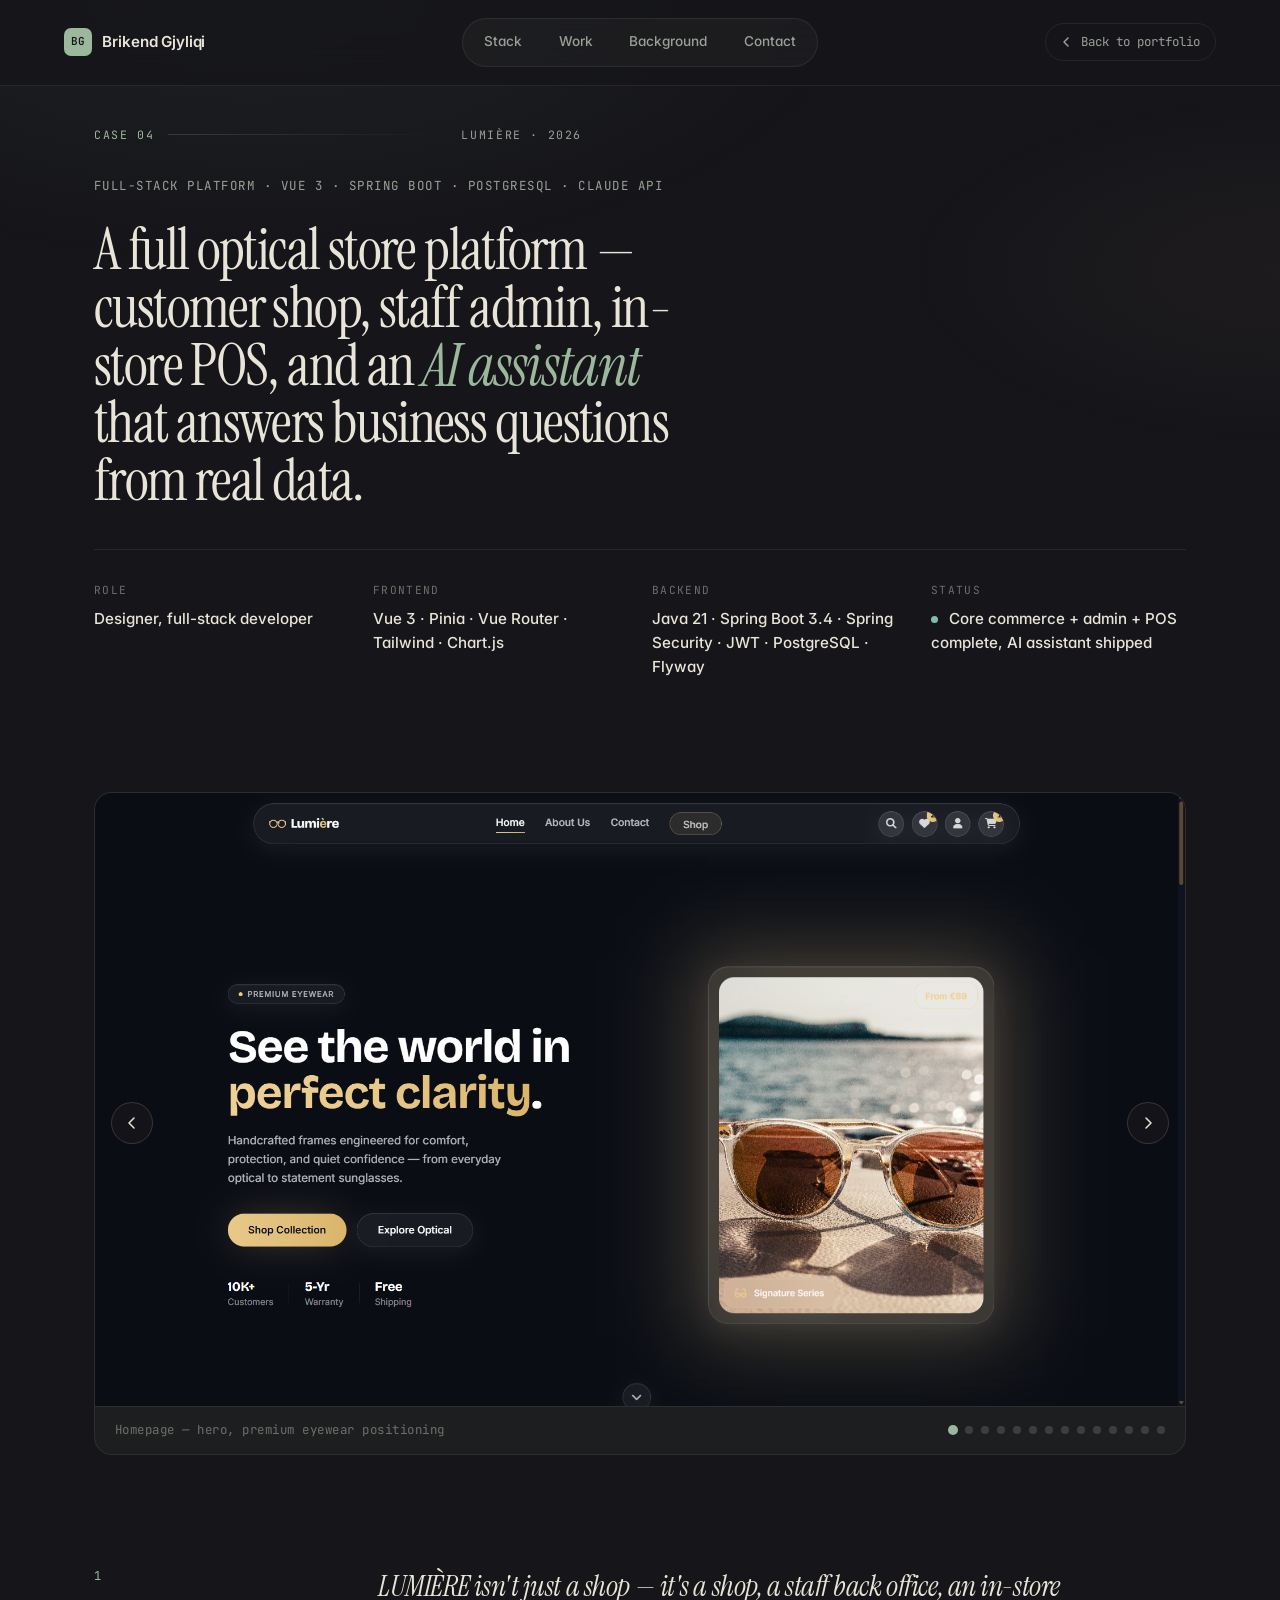
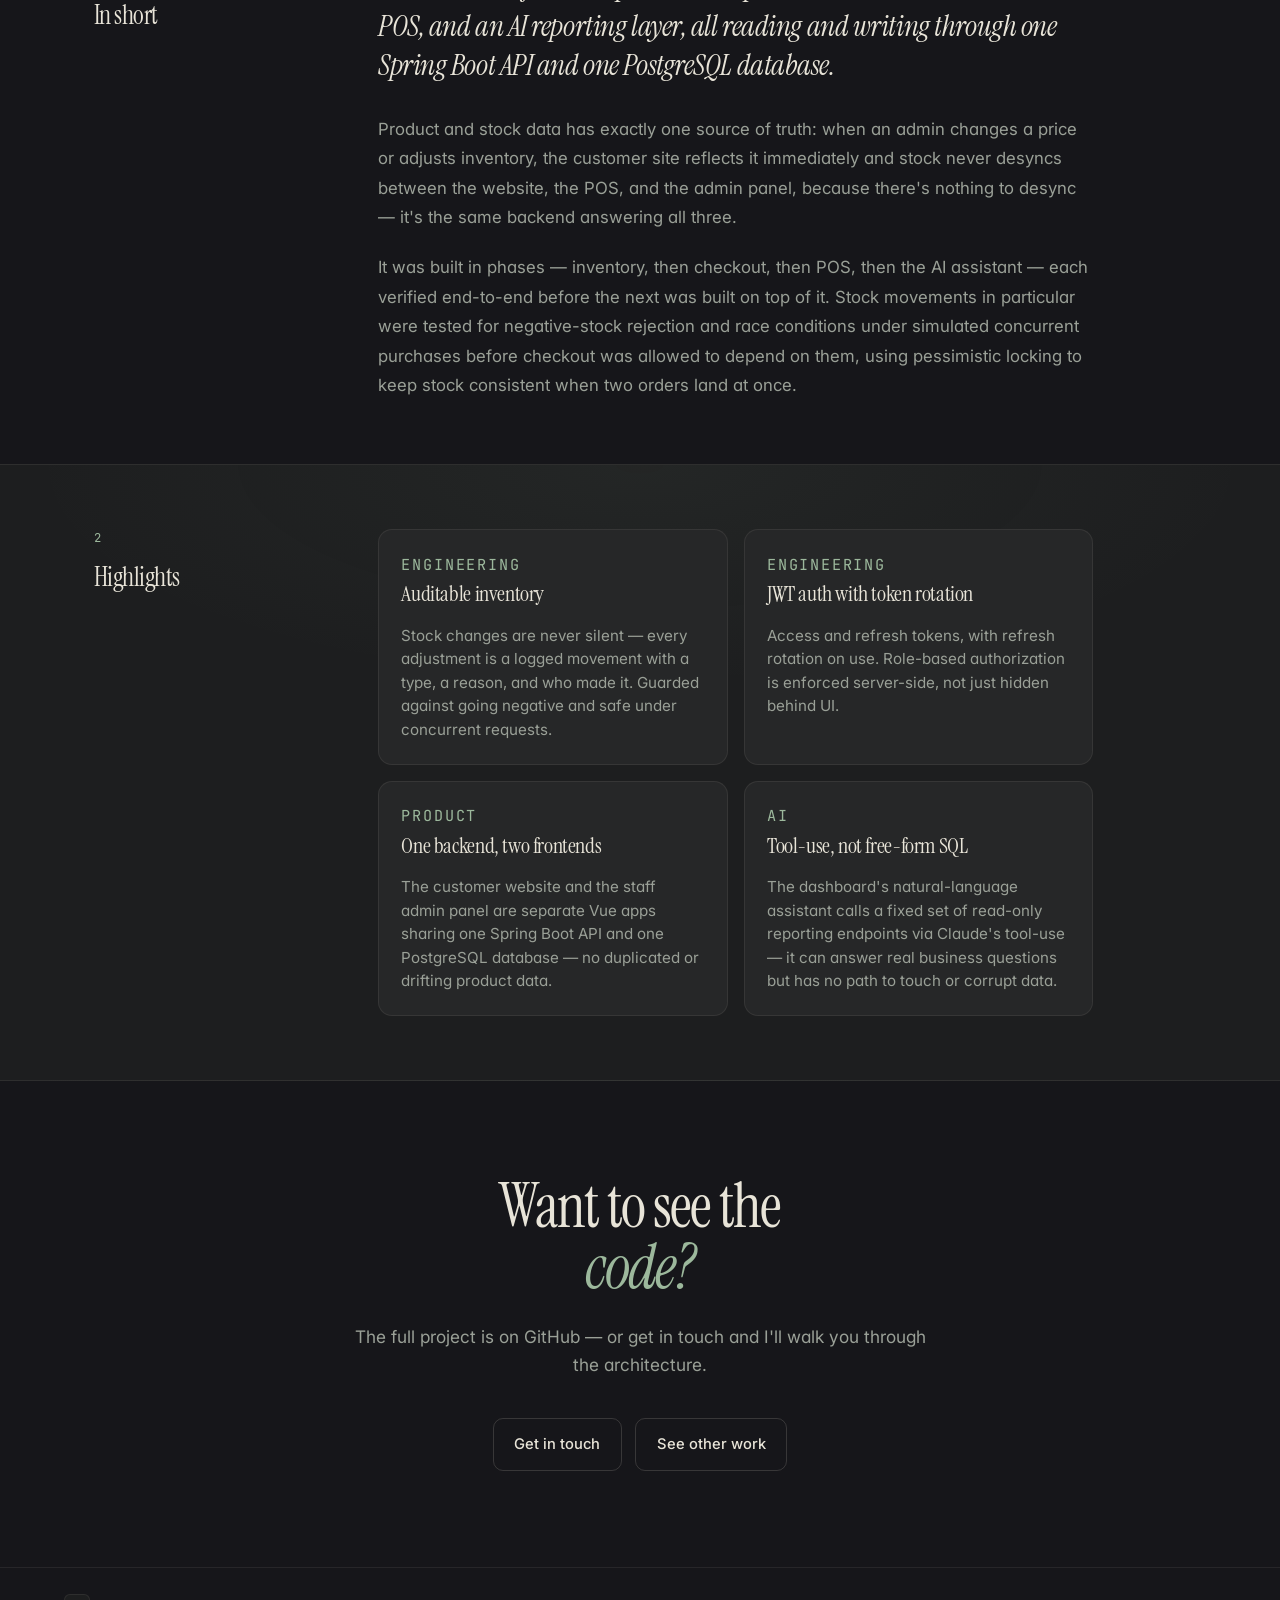
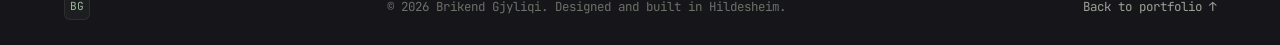
<file: lumiere.html>
<!DOCTYPE html>
<html lang="en">
<head>
  <meta charset="UTF-8" />
  <meta name="viewport" content="width=device-width, initial-scale=1.0" />
  <meta name="description" content="LUMIÈRE — a full-stack optical store platform: customer website, admin panel, POS, and an AI-powered reporting assistant built with Vue 3 and Spring Boot. A case study by Brikend Gjyliqi." />
  <title>LUMIÈRE — Case study · Brikend Gjyliqi</title>

  <link rel="preconnect" href="https://fonts.googleapis.com" />
  <link rel="preconnect" href="https://fonts.gstatic.com" crossorigin />
  <link href="https://fonts.googleapis.com/css2?family=Instrument+Serif:ital@0;1&family=Inter:wght@400;500;600;700&family=JetBrains+Mono:wght@400;500&display=swap" rel="stylesheet" />
  <link rel="stylesheet" href="style.css" />
  <link rel="stylesheet" href="case-study.css" />
</head>

<body>

  <header class="topbar">
    <a href="index.html" class="brand">
      <span class="brand-mark" aria-hidden="true">BG</span>
      <span class="brand-name">Brikend Gjyliqi</span>
    </a>

    <nav class="top-nav" aria-label="Primary">
      <a href="index.html#stack">Stack</a>
      <a href="index.html#work">Work</a>
      <a href="index.html#background">Background</a>
      <a href="index.html#contact">Contact</a>
    </nav>

    <a href="index.html" class="top-cta">
      <svg width="12" height="12" viewBox="0 0 12 12" aria-hidden="true"><path d="M7 2L3 6l4 4" stroke="currentColor" stroke-width="1.5" fill="none" stroke-linecap="round" stroke-linejoin="round"/></svg>
      Back to portfolio
    </a>
  </header>

  <main>

    <!-- ───────── CASE HERO ───────── -->
    <section class="case-hero">
      <div class="section-label">
        <span class="label-num">CASE 04</span>
        <span class="label-line" aria-hidden="true"></span>
        <span class="label-name">LUMIÈRE · 2026</span>
      </div>

      <div class="case-hero-inner">
        <p class="eyebrow">Full-stack platform · Vue 3 · Spring Boot · PostgreSQL · Claude API</p>
        <h1 class="case-title">
          A full optical store platform — customer shop, staff admin,
          in-store POS, and an <em>AI assistant</em> that answers business
          questions from real data.
        </h1>

        <dl class="case-meta">
          <div>
            <dt>Role</dt>
            <dd>Designer, full-stack developer</dd>
          </div>
          <div>
            <dt>Frontend</dt>
            <dd>Vue 3 · Pinia · Vue Router · Tailwind · Chart.js</dd>
          </div>
          <div>
            <dt>Backend</dt>
            <dd>Java 21 · Spring Boot 3.4 · Spring Security · JWT · PostgreSQL · Flyway</dd>
          </div>
          <div>
            <dt>Status</dt>
            <dd><span class="ping" aria-hidden="true"></span> Core commerce + admin + POS complete, AI assistant shipped</dd>
          </div>
        </dl>

        <div class="case-links">
          <!-- TODO: add GitHub repo link once public -->
        </div>
      </div>
    </section>

    <!-- ───────── SCREENSHOTS ─────────
         Me shtu nji screenshot te ri: shtoje nje <figure> tjeter brenda
         .slider-track me <img src="img/lumiere/emri.png" alt="pershkrimi" />.
         data-caption = teksti qe del posht fotos.
    ───────────────────────────────────── -->
    <section class="case-gallery" aria-label="Screenshots">
      <div class="case-slider">
        <div class="slider-viewport">
          <div class="slider-track">

            <figure data-caption="Homepage — hero, premium eyewear positioning">
              <img src="img/lumiere/Home.png" alt="LUMIÈRE homepage hero" />
            </figure>
            <figure data-caption="Homepage — sunglasses collection highlight">
              <img src="img/lumiere/Home1.png" alt="Homepage sunglasses collection section" />
            </figure>
            <figure data-caption="Homepage — optical frames collection highlight">
              <img src="img/lumiere/Home2.png" alt="Homepage optical frames collection section" />
            </figure>
            <figure data-caption="Homepage — services: eye exams, prescription lenses, fitting, repairs">
              <img src="img/lumiere/Home3.png" alt="Homepage services section" />
            </figure>
            <figure data-caption="Shop — category, gender and price filtering">
              <img src="img/lumiere/Shop.png" alt="Shop page with category, gender and price filters" />
            </figure>
            <figure data-caption="Product detail — price, stock, add to cart and wishlist">
              <img src="img/lumiere/Shop1.png" alt="Product detail page" />
            </figure>
            <figure data-caption="Product specifications — SKU, material, size, shape, and related picks">
              <img src="img/lumiere/Spec.png" alt="Product specifications tab and related products" />
            </figure>
            <figure data-caption="Cart — order summary with promo code and checkout">
              <img src="img/lumiere/AddToCart.png" alt="Shopping cart page with order summary" />
            </figure>
            <figure data-caption="Account-only checkout — sign in or create an account to continue">
              <img src="img/lumiere/SignIn.png" alt="Sign in to check out modal" />
            </figure>
            <figure data-caption="Checkout — shipping details and delivery notes">
              <img src="img/lumiere/Shipping.png" alt="Shipping details step in checkout" />
            </figure>
            <figure data-caption="Checkout — review the order before placing it">
              <img src="img/lumiere/OrderReview.png" alt="Order review step in checkout" />
            </figure>
            <figure data-caption="Order history — status tracking from pending to completed">
              <img src="img/lumiere/Orders.png" alt="Account order history" />
            </figure>
            <figure data-caption="Contact — get in touch or book an eye examination">
              <img src="img/lumiere/Contact.png" alt="Contact page with contact form" />
            </figure>
            <figure data-caption="Account settings — notifications, preferences, security">
              <img src="img/lumiere/Settings.png" alt="Account settings page" />
            </figure>

          </div>
        </div>
        <button class="slider-btn slider-btn--prev" aria-label="Previous slide">
          <svg width="14" height="14" viewBox="0 0 14 14" aria-hidden="true"><path d="M9 2L4 7l5 5" stroke="currentColor" stroke-width="1.5" fill="none" stroke-linecap="round" stroke-linejoin="round"/></svg>
        </button>
        <button class="slider-btn slider-btn--next" aria-label="Next slide">
          <svg width="14" height="14" viewBox="0 0 14 14" aria-hidden="true"><path d="M5 2l5 5-5 5" stroke="currentColor" stroke-width="1.5" fill="none" stroke-linecap="round" stroke-linejoin="round"/></svg>
        </button>
        <div class="slider-foot">
          <p class="slider-caption"></p>
          <div class="slider-dots"></div>
        </div>
      </div>
    </section>

    <!-- ───────── IN SHORT ───────── -->
    <section class="case-section">
      <div class="case-grid">
        <div class="case-grid-side">
          <span class="case-side-num">1</span>
          <h2 class="case-side-title">In short</h2>
        </div>
        <div class="case-grid-main">
          <p class="case-lead">
            LUMIÈRE isn't just a shop — it's a shop, a staff back office, an
            in-store POS, and an AI reporting layer, all reading and writing
            through one Spring Boot API and one PostgreSQL database.
          </p>
          <p>
            Product and stock data has exactly one source of truth: when an
            admin changes a price or adjusts inventory, the customer site
            reflects it immediately and stock never desyncs between the
            website, the POS, and the admin panel, because there's nothing
            to desync — it's the same backend answering all three.
          </p>
          <p>
            It was built in phases — inventory, then checkout, then POS,
            then the AI assistant — each verified end-to-end before the next
            was built on top of it. Stock movements in particular were
            tested for negative-stock rejection and race conditions under
            simulated concurrent purchases before checkout was allowed to
            depend on them, using pessimistic locking to keep stock
            consistent when two orders land at once.
          </p>
        </div>
      </div>
    </section>

    <!-- ───────── HIGHLIGHTS ───────── -->
    <section class="case-section case-tone">
      <div class="case-grid">
        <div class="case-grid-side">
          <span class="case-side-num">2</span>
          <h2 class="case-side-title">Highlights</h2>
        </div>
        <div class="case-grid-main">
          <div class="build-grid">
            <div class="build-card">
              <p class="build-eyebrow">Engineering</p>
              <h4>Auditable inventory</h4>
              <p>Stock changes are never silent — every adjustment is a logged movement with a type, a reason, and who made it. Guarded against going negative and safe under concurrent requests.</p>
            </div>
            <div class="build-card">
              <p class="build-eyebrow">Engineering</p>
              <h4>JWT auth with token rotation</h4>
              <p>Access and refresh tokens, with refresh rotation on use. Role-based authorization is enforced server-side, not just hidden behind UI.</p>
            </div>
            <div class="build-card">
              <p class="build-eyebrow">Product</p>
              <h4>One backend, two frontends</h4>
              <p>The customer website and the staff admin panel are separate Vue apps sharing one Spring Boot API and one PostgreSQL database — no duplicated or drifting product data.</p>
            </div>
            <div class="build-card">
              <p class="build-eyebrow">AI</p>
              <h4>Tool-use, not free-form SQL</h4>
              <p>The dashboard's natural-language assistant calls a fixed set of read-only reporting endpoints via Claude's tool-use — it can answer real business questions but has no path to touch or corrupt data.</p>
            </div>
          </div>
        </div>
      </div>
    </section>

    <!-- ───────── CTA ───────── -->
    <section class="case-cta">
      <h2 class="cta-title">
        Want to see the
        <em>code?</em>
      </h2>
      <p class="cta-lede">
        The full project is on GitHub — or get in touch and I'll walk you through the architecture.
      </p>
      <div class="cta-actions">
        <!-- TODO: add GitHub repo link once public -->
        <a href="index.html#contact" class="btn btn-ghost">Get in touch</a>
        <a href="index.html#work" class="btn btn-ghost">See other work</a>
      </div>
    </section>

  </main>

  <footer class="foot">
    <div class="foot-row">
      <span class="foot-mark">BG</span>
      <span class="foot-text">© <span id="liveYear">2026</span> Brikend Gjyliqi. Designed and built in Hildesheim.</span>
      <a href="index.html" class="foot-up">Back to portfolio ↑</a>
    </div>
  </footer>

  <script src="script.js"></script>
</body>
</html>
</file>
<file: style.css>
/* ─────────────────────────────────────────────────────────────
   Brikend Gjyliqi — portfolio
   Warm charcoal · sage accent · serif + grotesk + mono
   ───────────────────────────────────────────────────────────── */

:root {
  /* Surfaces */
  --ink: #16161A;
  --ink-2: #1D1E1F;
  --ink-3: #262728;
  --paper: #E8E4D8;

  /* Text */
  --text: #E8E4D8;
  --text-2: #9AA097;
  --text-3: #6B7069;

  /* Lines */
  --line: rgba(232, 228, 216, 0.08);
  --line-strong: rgba(232, 228, 216, 0.16);

  /* Accent */
  --accent: #9CB89C;
  --accent-soft: rgba(156, 184, 156, 0.12);
  --accent-line: rgba(156, 184, 156, 0.35);

  /* Secondary */
  --mint: #7FBFA8;
  --ember: #D89B7A;

  /* Type */
  --serif: "Instrument Serif", "Times New Roman", serif;
  --sans: "Inter", -apple-system, BlinkMacSystemFont, "Segoe UI", sans-serif;
  --mono: "JetBrains Mono", ui-monospace, "SF Mono", Menlo, monospace;

  /* Rhythm */
  --gutter: clamp(1.5rem, 5vw, 4.5rem);
  --container: 1220px;
}

* { box-sizing: border-box; margin: 0; padding: 0; }

html {
  scroll-behavior: smooth;
  -webkit-font-smoothing: antialiased;
  -moz-osx-font-smoothing: grayscale;
}

body {
  background: var(--ink);
  color: var(--text);
  font-family: var(--sans);
  font-size: 14px;
  line-height: 1.6;
  font-feature-settings: "ss01", "cv11";
  overflow-x: hidden;
}

/* Subtle ambient grain — adds depth without being noisy */
body::before {
  content: "";
  position: fixed;
  inset: 0;
  pointer-events: none;
  z-index: 0;
  background:
    radial-gradient(ellipse 80% 50% at 20% 0%, rgba(156, 184, 156, 0.06), transparent 60%),
    radial-gradient(ellipse 60% 40% at 100% 30%, rgba(216, 155, 122, 0.04), transparent 50%);
}

main { position: relative; z-index: 1; }

a { color: inherit; }

img { display: block; max-width: 100%; }

::selection { background: var(--accent); color: var(--ink); }

/* ─────────────────── TOP BAR ─────────────────── */
.topbar {
  position: sticky;
  top: 0;
  z-index: 100;
  display: grid;
  grid-template-columns: 1fr auto 1fr;
  align-items: center;
  padding: 1.1rem var(--gutter);
  background: rgba(22, 22, 26, 0.72);
  backdrop-filter: blur(20px) saturate(140%);
  -webkit-backdrop-filter: blur(20px) saturate(140%);
  border-bottom: 1px solid var(--line);
}

.brand {
  display: inline-flex;
  align-items: center;
  gap: 0.65rem;
  text-decoration: none;
  font-weight: 600;
  letter-spacing: -0.01em;
}

.brand-mark {
  display: grid;
  place-items: center;
  width: 28px;
  height: 28px;
  border-radius: 7px;
  background: var(--accent);
  color: var(--ink);
  font-family: var(--mono);
  font-size: 11px;
  font-weight: 600;
  letter-spacing: 0;
}

.brand-name { font-size: 0.95rem; }

.top-nav {
  justify-self: center;
  display: flex;
  gap: 0.4rem;
  padding: 0.35rem;
  background: rgba(232, 228, 216, 0.03);
  border: 1px solid var(--line);
  border-radius: 999px;
}

.top-nav a {
  padding: 0.45rem 0.95rem;
  border-radius: 999px;
  text-decoration: none;
  color: var(--text-2);
  font-size: 0.85rem;
  font-weight: 500;
  transition: color 0.2s ease, background 0.2s ease;
}

.top-nav a:hover { color: var(--text); background: rgba(232, 228, 216, 0.05); }

.top-cta {
  justify-self: end;
  display: inline-flex;
  align-items: center;
  gap: 0.5rem;
  padding: 0.5rem 0.95rem;
  border: 1px solid var(--line);
  border-radius: 999px;
  text-decoration: none;
  font-family: var(--mono);
  font-size: 0.78rem;
  color: var(--text-2);
  transition: border-color 0.2s ease, color 0.2s ease;
}
.top-cta:hover { border-color: var(--line-strong); color: var(--text); }

.status-dot {
  width: 7px;
  height: 7px;
  border-radius: 50%;
  background: var(--mint);
  box-shadow: 0 0 0 0 rgba(122, 227, 208, 0.6);
  animation: pulse 2.4s infinite;
}

@keyframes pulse {
  0%   { box-shadow: 0 0 0 0 rgba(122, 227, 208, 0.55); }
  70%  { box-shadow: 0 0 0 8px rgba(122, 227, 208, 0); }
  100% { box-shadow: 0 0 0 0 rgba(122, 227, 208, 0); }
}

/* ─────────────────── SECTION LABELS ─────────────────── */
.section-label {
  display: flex;
  align-items: center;
  gap: 0.85rem;
  padding: 2.5rem var(--gutter) 1.5rem;
  max-width: var(--container);
  margin: 0 auto;
  font-family: var(--mono);
  font-size: 0.72rem;
  text-transform: uppercase;
  letter-spacing: 0.14em;
  color: var(--text-3);
}

.label-num { color: var(--accent); }

.label-line {
  flex: 1;
  height: 1px;
  background: linear-gradient(90deg, var(--line-strong), transparent);
  max-width: 280px;
}

.label-name { color: var(--text-2); }

/* ─────────────────── SECTION HEADERS ─────────────────── */
.section-head {
  max-width: var(--container);
  margin: 0 auto;
  padding: 0 var(--gutter) 3rem;
}

.section-title {
  font-family: var(--serif);
  font-weight: 400;
  font-size: clamp(1.9rem, 4.5vw, 3.2rem);  line-height: 1.02;
  letter-spacing: -0.025em;
  max-width: 18ch;
}

.section-title em {
  font-style: italic;
  color: var(--accent);
}

.section-sub {
  margin-top: 1.25rem;
  max-width: 56ch;
  color: var(--text-2);
  font-size: 1.05rem;
}

/* ─────────────────── HERO ─────────────────── */
.hero { padding-bottom: 3rem; }

.hero-grid {
  max-width: var(--container);
  margin: 0 auto;
  padding: 0.5rem var(--gutter) 4rem;
  display: grid;
  grid-template-columns: minmax(0, 1.4fr) minmax(280px, 1fr);
  gap: 4rem;
  align-items: start;
}

.eyebrow {
  font-family: var(--mono);
  font-size: 0.78rem;
  text-transform: uppercase;
  letter-spacing: 0.12em;
  color: var(--text-2);
  margin-bottom: 1.6rem;
}

.display {
  font-family: var(--serif);
  font-weight: 400;
  font-size: clamp(2.4rem, 5.5vw, 4.4rem);
  line-height: 0.98;
  letter-spacing: -0.03em;
  max-width: 14ch;
}

.display em {
  font-style: italic;
  color: var(--accent);
  position: relative;
  display: inline-block;
}

.lede {
  margin-top: 1.8rem;
  max-width: 52ch;
  color: var(--text-2);
  font-size: 1.08rem;
  line-height: 1.65;
}

.lede .hl {
  color: var(--text);
  font-weight: 500;
  border-bottom: 1px solid var(--accent-line);
}

.hero-actions {
  margin-top: 2.2rem;
  display: flex;
  flex-wrap: wrap;
  gap: 0.8rem;
}

/* Buttons */
.btn {
  display: inline-flex;
  align-items: center;
  gap: 0.6rem;
  padding: 0.85rem 1.3rem;
  border-radius: 10px;
  font-weight: 500;
  font-size: 0.92rem;
  text-decoration: none;
  border: 1px solid transparent;
  transition: transform 0.18s ease, background 0.18s ease, border-color 0.18s ease, color 0.18s ease;
  cursor: pointer;
}

.btn-primary {
  background: var(--accent);
  color: var(--ink);
}
.btn-primary:hover { transform: translateY(-2px); background: #B0C9B0; }

.btn-ghost {
  background: transparent;
  color: var(--text);
  border-color: var(--line-strong);
}
.btn-ghost:hover { background: rgba(232, 228, 216, 0.04); border-color: var(--text-2); }

.btn svg { transition: transform 0.18s ease; }
.btn:hover svg { transform: translateX(2px); }

/* ─────────────────── STATUS CARD (signature) ─────────────────── */
.status-card {
  background: var(--ink-2);
  border: 1px solid var(--line);
  border-radius: 16px;
  padding: 1.4rem;
  position: relative;
  overflow: hidden;
}

.status-card::before {
  content: "";
  position: absolute;
  inset: 0;
  background: radial-gradient(ellipse 100% 60% at 50% 0%, var(--accent-soft), transparent 70%);
  pointer-events: none;
}

.status-card > * { position: relative; }

.status-card-head {
  display: flex;
  justify-content: space-between;
  align-items: center;
  font-family: var(--mono);
  font-size: 0.72rem;
  letter-spacing: 0.08em;
  color: var(--text-3);
  text-transform: uppercase;
  margin-bottom: 1.2rem;
  padding-bottom: 1rem;
  border-bottom: 1px solid var(--line);
}

.status-card-eyebrow { color: var(--accent); }

.status-time { color: var(--text-2); }

.status-id {
  display: flex;
  align-items: center;
  gap: 0.9rem;
  margin-bottom: 1.4rem;
}

.status-id img {
  width: 56px;
  height: 56px;
  border-radius: 50%;
  object-fit: cover;
  object-position: 50% 30%;
  border: 1px solid var(--line-strong);
}

.status-name {
  font-weight: 600;
  font-size: 1.02rem;
  letter-spacing: -0.01em;
}

.status-role {
  font-size: 0.85rem;
  color: var(--text-2);
}

.status-rows {
  display: grid;
  gap: 0.85rem;
}

.status-rows > div {
  display: grid;
  grid-template-columns: 80px 1fr;
  gap: 0.85rem;
  align-items: baseline;
  font-size: 0.88rem;
}

.status-rows dt {
  font-family: var(--mono);
  font-size: 0.7rem;
  text-transform: uppercase;
  letter-spacing: 0.1em;
  color: var(--text-3);
}

.status-rows dd { color: var(--text); line-height: 1.45; }

.status-rows dd .muted { color: var(--text-3); }

.ping {
  display: inline-block;
  width: 7px;
  height: 7px;
  border-radius: 50%;
  background: var(--mint);
  margin-right: 0.55rem;
  vertical-align: 1px;
  box-shadow: 0 0 0 0 rgba(122, 227, 208, 0.6);
  animation: pulse 2.4s infinite;
}

.status-foot {
  margin-top: 1.3rem;
  padding-top: 1rem;
  border-top: 1px solid var(--line);
  font-family: var(--mono);
  font-size: 0.7rem;
  color: var(--text-3);
  letter-spacing: 0.06em;
  display: flex;
  align-items: center;
  gap: 0.55rem;
}

.status-foot .dot {
  width: 5px; height: 5px;
  border-radius: 50%;
  background: var(--text-3);
}

/* ─────────────────── MARQUEE ─────────────────── */
.marquee {
  border-block: 1px solid var(--line);
  background: rgba(232, 228, 216, 0.02);
  overflow: hidden;
  padding: 1.1rem 0;
  margin-top: 1rem;
}

.marquee-track {
  display: flex;
  gap: 2rem;
  white-space: nowrap;
  font-family: var(--serif);
  font-style: italic;
  font-size: 1.6rem;
  color: var(--text-2);
  animation: marquee 50s linear infinite;
  width: max-content;
}

.marquee-track span:nth-child(odd) { color: var(--text); }
.marquee-track span:nth-child(even) { color: var(--accent); font-style: normal; }

@keyframes marquee {
  from { transform: translateX(0); }
  to   { transform: translateX(-50%); }
}

/* ─────────────────── STACK ─────────────────── */
.stack-grid {
  max-width: var(--container);
  margin: 0 auto;
  padding: 0 var(--gutter) 4rem;
  display: grid;
  grid-template-columns: repeat(3, 1fr);
  gap: 1.2rem;
}

.stack-card {
  background: var(--ink-2);
  border: 1px solid var(--line);
  border-radius: 16px;
  padding: 1.6rem;
  transition: border-color 0.2s ease, transform 0.2s ease;
}

.stack-card:hover {
  border-color: var(--line-strong);
  transform: translateY(-3px);
}

.stack-card-head {
  display: flex;
  align-items: baseline;
  gap: 0.9rem;
  padding-bottom: 1.2rem;
  margin-bottom: 1.2rem;
  border-bottom: 1px solid var(--line);
}

.stack-num {
  font-family: var(--mono);
  font-size: 0.78rem;
  color: var(--accent);
}

.stack-card-head h3 {
  font-family: var(--serif);
  font-weight: 400;
  font-size: 1.7rem;
  letter-spacing: -0.02em;
}

.stack-list {
  list-style: none;
  display: grid;
  gap: 1rem;
}

.stack-list li {
  display: grid;
  grid-template-columns: minmax(110px, auto) 1fr;
  gap: 0.9rem;
  align-items: baseline;
  font-size: 0.93rem;
}

.stack-list span {
  font-weight: 600;
  color: var(--text);
}

.stack-list em {
  font-style: normal;
  color: var(--text-2);
  font-size: 0.88rem;
  line-height: 1.5;
}

/* ─────────────────── FEATURED PROJECT ─────────────────── */
.featured-project {
  max-width: var(--container);
  margin: 0 auto 2rem;
  padding: 0 var(--gutter);
  display: grid;
  grid-template-columns: 1.35fr 1fr;
  gap: 2.5rem;
  align-items: center;
}

.featured-media {
  position: relative;
  display: block;
  border-radius: 18px;
  overflow: hidden;
  border: 1px solid var(--line);
  background: var(--ink-2);
  text-decoration: none;
  transition: transform 0.3s ease, border-color 0.3s ease;
}

.featured-media:hover {
  transform: translateY(-4px);
  border-color: var(--accent-line);
}

.featured-media img {
  width: 100%;
  height: auto;
  display: block;
  transition: transform 0.5s ease;
}

.featured-media:hover img { transform: scale(1.015); }

.featured-badge {
  position: absolute;
  top: 1rem;
  left: 1rem;
  padding: 0.4rem 0.75rem;
  background: rgba(22, 22, 26, 0.85);
  backdrop-filter: blur(10px);
  border: 1px solid var(--accent-line);
  border-radius: 999px;
  font-family: var(--mono);
  font-size: 0.7rem;
  letter-spacing: 0.1em;
  text-transform: uppercase;
  color: var(--accent);
}

.featured-body { padding: 0; }

.project-meta {
  display: flex;
  align-items: center;
  gap: 0.6rem;
  font-family: var(--mono);
  font-size: 0.74rem;
  text-transform: uppercase;
  letter-spacing: 0.12em;
  color: var(--text-3);
  margin-bottom: 1.1rem;
}

.project-meta .sep { color: var(--text-3); }

.project-title {
  font-family: var(--serif);
  font-weight: 400;
  font-size: clamp(1.8rem, 3.2vw, 2.8rem);
  line-height: 1.02;
  letter-spacing: -0.025em;
  margin-bottom: 0.6rem;
}

.project-tag {
  color: var(--accent);
  font-family: var(--serif);
  font-style: italic;
  font-size: 1.25rem;
  margin-bottom: 1.3rem;
}

.project-desc {
  color: var(--text-2);
  font-size: 1rem;
  line-height: 1.65;
  margin-bottom: 1.4rem;
  max-width: 50ch;
}

.project-stack {
  list-style: none;
  display: flex;
  flex-wrap: wrap;
  gap: 0.45rem;
  margin-bottom: 1.6rem;
}

.project-stack li {
  padding: 0.32rem 0.7rem;
  background: rgba(232, 228, 216, 0.04);
  border: 1px solid var(--line);
  border-radius: 6px;
  font-family: var(--mono);
  font-size: 0.74rem;
  color: var(--text);
}

.project-actions {
  display: flex;
  flex-wrap: wrap;
  gap: 0.7rem;
}

/* ─────────────────── PROJECT GRID ─────────────────── */
.project-grid {
  max-width: var(--container);
  margin: 0 auto;
  padding: 1rem var(--gutter) 4rem;
  display: grid;
  grid-template-columns: repeat(3, 1fr);
  gap: 1.4rem;
}

.project-card {
  background: var(--ink-2);
  border: 1px solid var(--line);
  border-radius: 16px;
  overflow: hidden;
  transition: transform 0.25s ease, border-color 0.25s ease;
}

.project-card:hover {
  transform: translateY(-5px);
  border-color: var(--line-strong);
}

.project-card-media {
  aspect-ratio: 16 / 10;
  border-bottom: 1px solid var(--line);
  overflow: hidden;
}

.project-card-media svg {
  width: 100%;
  height: 100%;
  display: block;
}

.project-card-body { padding: 1.4rem 1.5rem 1.6rem; }

.project-card-body h3 {
  font-family: var(--serif);
  font-weight: 400;
  font-size: 1.6rem;
  letter-spacing: -0.02em;
  line-height: 1.1;
  margin-bottom: 0.6rem;
}

.project-card-body > p {
  color: var(--text-2);
  font-size: 0.92rem;
  line-height: 1.55;
  margin-bottom: 1.1rem;
}

.project-stack-mini {
  list-style: none;
  display: flex;
  flex-wrap: wrap;
  gap: 0.4rem;
}

.project-stack-mini li {
  padding: 0.25rem 0.55rem;
  border: 1px solid var(--line);
  border-radius: 5px;
  font-family: var(--mono);
  font-size: 0.7rem;
  color: var(--text-2);
}

/* ─────────────────── BACKGROUND / TIMELINE ─────────────────── */
.timeline {
  max-width: var(--container);
  margin: 0 auto;
  padding: 0 var(--gutter) 4rem;
  list-style: none;
  display: grid;
  gap: 0;
}

.t-item {
  display: grid;
  grid-template-columns: 200px 1fr;
  gap: 2.5rem;
  padding: 2rem 0;
  border-bottom: 1px solid var(--line);
  transition: padding 0.2s ease;
}

.t-item:last-child { border-bottom: none; }

.t-item:hover { padding-left: 0.5rem; }

.t-rail {
  display: flex;
  align-items: center;
  gap: 0.85rem;
  font-family: var(--mono);
  font-size: 0.82rem;
  color: var(--accent);
  letter-spacing: 0.05em;
}

.t-dot {
  width: 8px;
  height: 8px;
  border-radius: 50%;
  background: var(--accent);
  box-shadow: 0 0 0 4px var(--accent-soft);
  flex-shrink: 0;
}

.t-body h3 {
  font-family: var(--serif);
  font-weight: 400;
  font-size: 1.55rem;
  letter-spacing: -0.018em;
  line-height: 1.2;
  margin-bottom: 0.55rem;
}

.t-body h3 .muted {
  color: var(--text-2);
  font-style: italic;
}

.t-body p {
  color: var(--text-2);
  font-size: 0.98rem;
  max-width: 65ch;
}

/* ─────────────────── CONTACT ─────────────────── */
.contact {
  background:
    radial-gradient(ellipse 60% 60% at 80% 100%, var(--accent-soft), transparent 60%),
    var(--ink);
  border-top: 1px solid var(--line);
  margin-top: 3rem;
}

.contact-grid {
  max-width: var(--container);
  margin: 0 auto;
  padding: 1rem var(--gutter) 6rem;
  display: grid;
  grid-template-columns: 1.4fr 1fr;
  gap: 4rem;
  align-items: start;
}

.contact-title {
  font-family: var(--serif);
  font-weight: 400;
  font-size: clamp(2.4rem, 5.5vw, 4.4rem);
  line-height: 0.98;
  letter-spacing: -0.03em;
  max-width: 12ch;
}

.contact-title em { font-style: italic; color: var(--accent); }

.contact-lede {
  margin-top: 1.8rem;
  color: var(--text-2);
  font-size: 1.08rem;
  max-width: 52ch;
}

.contact-email {
  display: inline-flex;
  align-items: center;
  gap: 1rem;
  margin-top: 2rem;
  padding: 1.1rem 1.5rem;
  background: var(--ink-2);
  border: 1px solid var(--line);
  border-radius: 12px;
  text-decoration: none;
  font-family: var(--mono);
  font-size: 1rem;
  color: var(--text);
  transition: border-color 0.2s ease, background 0.2s ease;
  cursor: pointer;
}

.contact-email:hover {
  border-color: var(--accent-line);
  background: var(--ink-3);
}

.copy-hint {
  font-size: 0.72rem;
  color: var(--text-3);
  text-transform: uppercase;
  letter-spacing: 0.12em;
  padding-left: 1rem;
  border-left: 1px solid var(--line);
}

.contact-email.copied .copy-hint::after {
  content: " ✓ copied";
  color: var(--mint);
}

.contact-links {
  list-style: none;
  display: grid;
  gap: 0.5rem;
}

.contact-links a {
  display: grid;
  grid-template-columns: 90px 1fr auto;
  align-items: baseline;
  gap: 1rem;
  padding: 1rem 1.2rem;
  border: 1px solid var(--line);
  border-radius: 12px;
  background: var(--ink-2);
  text-decoration: none;
  transition: border-color 0.2s ease, transform 0.2s ease, background 0.2s ease;
}

.contact-links a:hover {
  border-color: var(--accent-line);
  transform: translateX(4px);
  background: var(--ink-3);
}

.cl-label {
  font-family: var(--mono);
  font-size: 0.7rem;
  text-transform: uppercase;
  letter-spacing: 0.12em;
  color: var(--text-3);
}

.cl-value {
  color: var(--text);
  font-size: 0.95rem;
  font-weight: 500;
}

.cl-arrow {
  color: var(--accent);
  font-size: 1.1rem;
}

/* ─────────────────── FOOTER ─────────────────── */
.foot {
  border-top: 1px solid var(--line);
  padding: 1.6rem var(--gutter);
}

.foot-row {
  max-width: var(--container);
  margin: 0 auto;
  display: flex;
  align-items: center;
  justify-content: space-between;
  gap: 1.5rem;
  font-family: var(--mono);
  font-size: 0.78rem;
  color: var(--text-3);
}

.foot-mark {
  display: inline-grid;
  place-items: center;
  width: 26px;
  height: 26px;
  border-radius: 6px;
  background: var(--ink-2);
  border: 1px solid var(--line);
  color: var(--accent);
  font-size: 0.7rem;
}

.foot-text { flex: 1; text-align: center; }

.foot-up {
  text-decoration: none;
  color: var(--text-2);
  transition: color 0.2s ease;
}
.foot-up:hover { color: var(--accent); }

/* ─────────────────── REVEAL ON SCROLL ─────────────────── */
.reveal {
  opacity: 0;
  transform: translateY(20px);
  transition: opacity 0.7s ease, transform 0.7s ease;
}
.reveal.in {
  opacity: 1;
  transform: none;
}

@media (prefers-reduced-motion: reduce) {
  *, *::before, *::after {
    animation-duration: 0.01ms !important;
    animation-iteration-count: 1 !important;
    transition-duration: 0.01ms !important;
  }
  .reveal { opacity: 1; transform: none; }
}

/* ─────────────────── RESPONSIVE ─────────────────── */
@media (max-width: 1024px) {
  .hero-grid,
  .featured-project,
  .contact-grid {
    grid-template-columns: 1fr;
    gap: 2.5rem;
  }
  .stack-grid,
  .project-grid {
    grid-template-columns: repeat(2, 1fr);
  }
  .top-nav { display: none; }
  .topbar { grid-template-columns: 1fr auto; }
}

@media (max-width: 720px) {
  :root { --gutter: 1.15rem; }

  .topbar { padding: 0.85rem var(--gutter); }
  .brand-name { display: none; }

  .display { font-size: clamp(2.4rem, 11vw, 3.6rem); }
  .section-title { font-size: clamp(2rem, 8vw, 2.8rem); }

  .stack-grid,
  .project-grid {
    grid-template-columns: 1fr;
  }

  .t-item {
    grid-template-columns: 1fr;
    gap: 0.9rem;
    padding: 1.6rem 0;
  }
  .t-rail { font-size: 0.78rem; }

  .marquee-track { font-size: 1.2rem; }

  .featured-body { padding-top: 0.5rem; }

  .contact-links a {
    grid-template-columns: 1fr auto;
  }
  .cl-label {
    grid-column: 1 / -1;
    padding-bottom: 0.2rem;
  }

  .foot-row { flex-direction: column; gap: 0.5rem; }

  .hero-actions .btn { flex: 1 1 auto; justify-content: center; }
}

/* ─── ÉVO POS live preview inside featured-project ─── */
.kendi-preview {
  background: #0F141A;
  display: flex;
  align-items: stretch;
  cursor: default;
  overflow: hidden;
}

.kp-shell {
  flex: 1;
  display: flex;
  padding: 28px;
}

.kp-tables { flex: 1; display: flex; flex-direction: column; gap: 16px; }

.kp-bar {
  display: flex;
  justify-content: space-between;
  align-items: center;
  flex-wrap: wrap;
  gap: 8px;
}

.kp-venue {
  font-family: 'Inter', sans-serif;
  font-size: 14px;
  font-weight: 700;
  color: #E8EDF3;
  letter-spacing: -0.01em;
}

.kp-stat {
  font-family: 'Inter', sans-serif;
  font-size: 12px;
  color: #9BA6B2;
  display: flex;
  align-items: center;
  gap: 4px;
}

.kp-dot {
  display: inline-block;
  width: 7px;
  height: 7px;
  border-radius: 50%;
  margin-right: 4px;
}
.kp-dot--on { background: #5BC4B8; }

.kp-grid {
  display: grid;
  grid-template-columns: repeat(3, 1fr);
  gap: 10px;
  flex: 1;
}

.kp-cell {
  background: #1F2731;
  border: 1px solid rgba(255,255,255,0.06);
  border-radius: 10px;
  padding: 12px;
  display: flex;
  flex-direction: column;
  gap: 4px;
  min-height: 80px;
  justify-content: space-between;
}

.kp-cell--on { border-color: rgba(91,196,184,0.28); }

.kp-cn {
  font-family: 'Inter', sans-serif;
  font-size: 16px;
  font-weight: 700;
  color: #E8EDF3;
  display: flex;
  justify-content: space-between;
  align-items: center;
}

.kp-pulse {
  display: inline-block;
  width: 8px;
  height: 8px;
  border-radius: 50%;
  background: #5BC4B8;
  font-style: normal;
  animation: kp-pulse 2.4s infinite;
}

@keyframes kp-pulse {
  0%,100% { box-shadow: 0 0 0 0 rgba(91,196,184,0.4); }
  50%      { box-shadow: 0 0 0 5px rgba(91,196,184,0); }
}

.kp-cv {
  font-family: 'Inter', sans-serif;
  font-size: 15px;
  font-weight: 700;
  color: #79D38F;
  font-variant-numeric: tabular-nums;
}

.kp-cm {
  font-family: 'Inter', sans-serif;
  font-size: 10px;
  color: #6B7681;
}

.kp-ce {
  font-family: 'Inter', sans-serif;
  font-size: 12px;
  color: #6B7681;
  margin-top: auto;
}

@media (max-width: 700px) {
  .kp-grid { grid-template-columns: repeat(2, 1fr); }
}

/* ─── ÉVO POS mini preview inside project-card ─── */
.project-card-media--link {
  display: block;
  text-decoration: none;
  cursor: pointer;
}

.kp-mini {
  background: #0F141A;
  height: 100%;
  min-height: 180px;
  padding: 18px;
  display: flex;
  flex-direction: column;
  gap: 12px;
  font-family: 'Inter', sans-serif;
}

.kp-mini-bar {
  display: flex;
  justify-content: space-between;
  align-items: center;
}

.kp-mini-venue {
  font-size: 12px;
  font-weight: 700;
  color: #E8EDF3;
}

.kp-mini-stat {
  font-size: 11px;
  color: #5BC4B8;
  display: flex;
  align-items: center;
  gap: 5px;
}

.kp-mini-grid {
  display: grid;
  grid-template-columns: 1fr 1fr;
  gap: 6px;
  flex: 1;
}

.kp-mini-cell {
  background: #1F2731;
  border: 1px solid rgba(255,255,255,0.06);
  border-radius: 8px;
  padding: 8px 10px;
  display: flex;
  flex-direction: column;
  gap: 3px;
  font-size: 12px;
  font-weight: 700;
  color: #9BA6B2;
}

.kp-mini-cell--on { border-color: rgba(91,196,184,0.25); }

.kp-mini-val {
  font-size: 13px;
  font-weight: 700;
  color: #79D38F;
  font-variant-numeric: tabular-nums;
}

.kp-mini-free {
  font-size: 10px;
  font-weight: 400;
  color: #6B7681;
}

.kp-mini-badge {
  font-size: 11px;
  font-weight: 600;
  color: #5BC4B8;
  letter-spacing: 0.04em;
  padding-top: 8px;
  border-top: 1px solid rgba(255,255,255,0.06);
}

.project-card-link {
  display: inline-block;
  margin-top: 10px;
  font-size: 13px;
  font-weight: 600;
  color: var(--accent);
  text-decoration: none;
  letter-spacing: 0.01em;
}

.project-card-link:hover { text-decoration: underline; }
/* ─────────────────────────────────────────────────────────────
   ÉVO POS featured hero mock
   ───────────────────────────────────────────────────────────── */

.kp-hero {
  background: #0F141A;
  aspect-ratio: 16 / 10;
  padding: 26px;
  display: flex;
  flex-direction: column;
  gap: 18px;
  font-family: 'Inter', sans-serif;
}

.kp-hero-bar {
  display: flex;
  justify-content: space-between;
  align-items: center;
}

.kp-hero-venue {
  font-size: 14px;
  font-weight: 700;
  color: #E8EDF3;
}

.kp-hero-stat {
  font-size: 12px;
  color: #5BC4B8;
  display: flex;
  align-items: center;
  gap: 6px;
}

.kp-hero-grid {
  display: grid;
  grid-template-columns: repeat(3, 1fr);
  grid-template-rows: 1fr 1fr;
  gap: 10px;
  flex: 1;
}

.kp-hero-cell {
  background: #1F2731;
  border: 1px solid rgba(255,255,255,0.06);
  border-radius: 10px;
  padding: 12px 14px;
  display: flex;
  flex-direction: column;
  justify-content: space-between;
  gap: 4px;
  font-size: 13px;
  font-weight: 700;
  color: #9BA6B2;
}

.kp-hero-cell--on { border-color: rgba(91,196,184,0.3); }

.kp-hero-val {
  font-size: 15px;
  font-weight: 700;
  color: #79D38F;
  font-variant-numeric: tabular-nums;
}

.kp-hero-free {
  font-size: 11px;
  font-weight: 400;
  color: #6B7681;
}

/* Screenshot images inside small project cards */
.project-card-media img {
  width: 100%;
  height: 100%;
  object-fit: cover;
  object-position: top left;
  display: block;
}
</file>
<file: case-study.css>
/* ─────────────────────────────────────────────────────────────
   Case study page styles
   ───────────────────────────────────────────────────────────── */

.case-hero { padding-bottom: 2rem; }

.case-hero-inner {
  max-width: var(--container);
  margin: 0 auto;
  padding: 0.5rem var(--gutter) 3rem;
}

.case-title {
  font-family: var(--serif);
  font-weight: 400;
  font-size: clamp(2rem, 4.5vw, 3.6rem);
  line-height: 1;
  letter-spacing: -0.028em;
  max-width: 22ch;
  margin: 1.5rem 0 2.5rem;
}

.case-title em { font-style: italic; color: var(--accent); }

.case-meta {
  display: grid;
  grid-template-columns: repeat(4, 1fr);
  gap: 1.5rem;
  padding-top: 2rem;
  border-top: 1px solid var(--line);
}

.case-meta > div { display: flex; flex-direction: column; gap: 0.4rem; }

.case-meta dt {
  font-family: var(--mono);
  font-size: 0.7rem;
  text-transform: uppercase;
  letter-spacing: 0.12em;
  color: var(--text-3);
}

.case-meta dd { color: var(--text); font-size: 0.95rem; font-weight: 500; }

.case-meta dd .ping {
  display: inline-block;
  width: 7px;
  height: 7px;
  border-radius: 50%;
  background: var(--mint);
  margin-right: 0.45rem;
  vertical-align: 1px;
}

.case-figure { max-width: var(--container); margin: 0 auto; padding: 0 var(--gutter); }

.case-figure img {
  width: 100%;
  height: auto;
  border-radius: 18px;
  border: 1px solid var(--line);
  display: block;
}

.case-figure figcaption {
  margin-top: 1rem;
  font-family: var(--mono);
  font-size: 0.78rem;
  color: var(--text-3);
  text-align: center;
  letter-spacing: 0.04em;
}

.case-section { padding: 4rem 0; }

.case-section.case-tone {
  background:
    radial-gradient(ellipse 80% 60% at 50% 0%, rgba(156, 184, 156, 0.05), transparent 60%),
    var(--ink-2);
  border-block: 1px solid var(--line);
}

.case-grid {
  max-width: var(--container);
  margin: 0 auto;
  padding: 0 var(--gutter);
  display: grid;
  grid-template-columns: 220px 1fr;
  gap: 4rem;
  align-items: start;
}

.case-grid-side { position: sticky; top: 5rem; }

.case-side-num {
  display: block;
  font-family: var(--mono);
  font-size: 0.76rem;
  color: var(--accent);
  letter-spacing: 0.1em;
  margin-bottom: 0.6rem;
}

.case-side-title {
  font-family: var(--serif);
  font-weight: 400;
  font-size: 1.6rem;
  letter-spacing: -0.02em;
}

.case-grid-main {
  max-width: 65ch;
  font-size: 1.05rem;
  color: var(--text-2);
  line-height: 1.75;
}

.case-grid-main > p { margin-bottom: 1.3rem; }
.case-grid-main > p:last-child { margin-bottom: 0; }

.case-lead {
  font-family: var(--serif);
  font-style: italic;
  font-size: clamp(1.4rem, 2.3vw, 1.85rem);
  line-height: 1.35;
  color: var(--text);
  margin-bottom: 1.8rem !important;
  letter-spacing: -0.015em;
}

.feature-list { list-style: none; display: grid; gap: 1.5rem; }

.feature-list li {
  display: grid;
  grid-template-columns: 56px 1fr;
  gap: 1.5rem;
  padding: 1.4rem 0;
  border-top: 1px solid var(--line);
}

.feature-list li:first-child { border-top: none; padding-top: 0; }

.feature-num {
  font-family: var(--mono);
  font-size: 0.82rem;
  color: var(--accent);
  padding-top: 0.25rem;
  letter-spacing: 0.05em;
}

.feature-list h3 {
  font-family: var(--serif);
  font-weight: 400;
  font-size: 1.4rem;
  letter-spacing: -0.018em;
  color: var(--text);
  margin-bottom: 0.4rem;
}

.feature-list p { color: var(--text-2); font-size: 0.98rem; line-height: 1.6; }

.build-grid { display: grid; grid-template-columns: 1fr 1fr; gap: 1rem; }

.build-card {
  padding: 1.4rem;
  background: var(--ink-3);
  border: 1px solid var(--line);
  border-radius: 14px;
}

.build-eyebrow {
  font-family: var(--mono);
  font-size: 0.7rem;
  text-transform: uppercase;
  letter-spacing: 0.12em;
  color: var(--accent);
  margin-bottom: 0.5rem !important;
}

.build-card h4 {
  font-family: var(--serif);
  font-weight: 400;
  font-size: 1.35rem;
  letter-spacing: -0.018em;
  color: var(--text);
  margin-bottom: 0.6rem;
}

.build-card p { font-size: 0.95rem; line-height: 1.55; margin: 0 !important; }

.learn-list { list-style: none; counter-reset: learn; display: grid; gap: 1.1rem; }

.learn-list li {
  counter-increment: learn;
  padding-left: 2.5rem;
  position: relative;
  line-height: 1.65;
}

.learn-list li::before {
  content: counter(learn, decimal-leading-zero);
  position: absolute;
  left: 0;
  top: 0.15rem;
  font-family: var(--mono);
  font-size: 0.82rem;
  color: var(--accent);
}

.learn-list strong { color: var(--text); font-weight: 600; display: block; margin-bottom: 0.25rem; }

.case-cta {
  max-width: var(--container);
  margin: 0 auto;
  padding: 6rem var(--gutter) 6rem;
  text-align: center;
}

.cta-title {
  font-family: var(--serif);
  font-weight: 400;
  font-size: clamp(2rem, 5vw, 3.8rem);
  line-height: 1;
  letter-spacing: -0.028em;
  max-width: 14ch;
  margin: 0 auto 1.5rem;
}

.cta-title em { font-style: italic; color: var(--accent); }

.cta-lede { color: var(--text-2); font-size: 1.08rem; max-width: 52ch; margin: 0 auto 2.5rem; }

.cta-actions { display: inline-flex; flex-wrap: wrap; justify-content: center; gap: 0.8rem; }

@media (max-width: 900px) {
  .case-grid { grid-template-columns: 1fr; gap: 1.5rem; }
  .case-grid-side { position: static; }
  .case-meta { grid-template-columns: repeat(2, 1fr); }
  .build-grid { grid-template-columns: 1fr; }
}

@media (max-width: 560px) {
  .case-meta { grid-template-columns: 1fr; }
  .feature-list li { grid-template-columns: 1fr; gap: 0.4rem; }
}
/* ─────────────────────────────────────────────────────────────
   Screenshot gallery / slider
   ───────────────────────────────────────────────────────────── */

.case-gallery {
  max-width: var(--container);
  margin: 0 auto;
  padding: 2rem var(--gutter) 3rem;
}

.case-slider {
  position: relative;
  border-radius: 18px;
  border: 1px solid var(--line);
  background: var(--ink-2);
  overflow: hidden;
}

.slider-viewport { overflow: hidden; }

.slider-track {
  display: flex;
  transition: transform 0.45s cubic-bezier(0.22, 1, 0.36, 1);
}

.slider-track > figure {
  flex: 0 0 100%;
  margin: 0;
  aspect-ratio: 16 / 9;
}

.slider-track img,
.slider-track svg {
  width: 100%;
  height: 100%;
  object-fit: contain;
  display: block;
  background: var(--ink-2);
}

/* Placeholder slide — replace with an <img> when you have the screenshot */
.slide-ph {
  width: 100%;
  height: 100%;
  display: flex;
  flex-direction: column;
  align-items: center;
  justify-content: center;
  gap: 0.8rem;
  background:
    radial-gradient(ellipse 70% 60% at 50% 40%, rgba(156, 184, 156, 0.06), transparent 65%),
    var(--ink-2);
}

.slide-ph span {
  font-family: var(--mono);
  font-size: 0.75rem;
  letter-spacing: 0.14em;
  text-transform: uppercase;
  color: var(--accent);
  border: 1px solid var(--accent-line);
  border-radius: 999px;
  padding: 0.35rem 0.9rem;
}

.slide-ph p {
  font-family: var(--serif);
  font-size: clamp(1.2rem, 2.4vw, 1.7rem);
  color: var(--text-2);
  text-align: center;
  max-width: 26ch;
  line-height: 1.25;
}

/* Controls */
.slider-btn {
  position: absolute;
  top: 50%;
  transform: translateY(-50%);
  width: 42px;
  height: 42px;
  border-radius: 50%;
  border: 1px solid var(--line-strong, var(--line));
  background: rgba(22, 22, 26, 0.85);
  backdrop-filter: blur(8px);
  color: var(--text);
  display: flex;
  align-items: center;
  justify-content: center;
  cursor: pointer;
  transition: border-color 0.2s ease, background 0.2s ease;
  z-index: 2;
}

.slider-btn:hover { border-color: var(--accent-line); background: rgba(22, 22, 26, 0.95); }
.slider-btn--prev { left: 1rem; }
.slider-btn--next { right: 1rem; }

.slider-foot {
  display: flex;
  align-items: center;
  justify-content: space-between;
  gap: 1rem;
  padding: 0.85rem 1.25rem;
  border-top: 1px solid var(--line);
}

.slider-caption {
  font-family: var(--mono);
  font-size: 0.78rem;
  color: var(--text-3);
  letter-spacing: 0.04em;
  min-height: 1em;
}

.slider-dots { display: flex; gap: 0.5rem; }

.slider-dot {
  width: 8px;
  height: 8px;
  border-radius: 50%;
  border: none;
  padding: 0;
  background: var(--line-strong, rgba(255,255,255,0.18));
  cursor: pointer;
  transition: background 0.2s ease, transform 0.2s ease;
}

.slider-dot.active {
  background: var(--accent);
  transform: scale(1.25);
}

@media (max-width: 640px) {
  .slider-btn { width: 36px; height: 36px; }
  .slider-btn--prev { left: 0.5rem; }
  .slider-btn--next { right: 0.5rem; }
}
</file>
